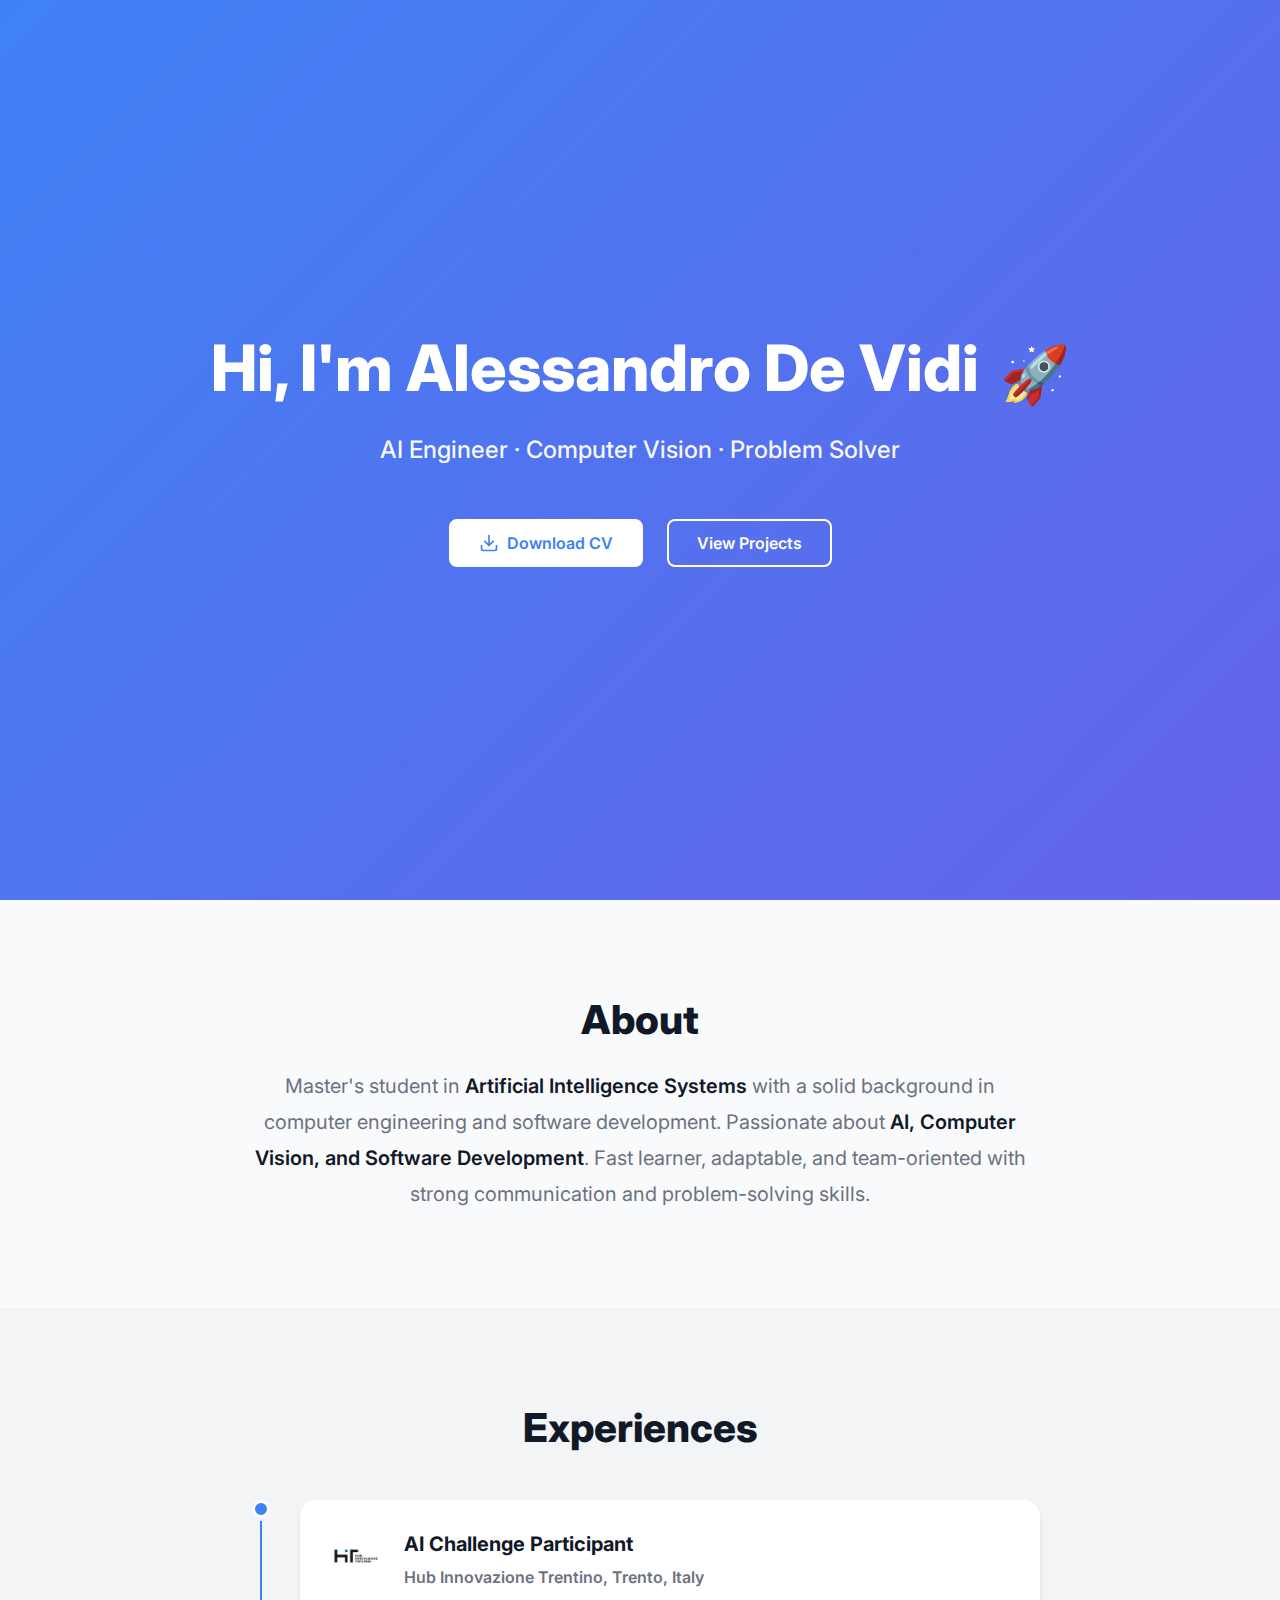
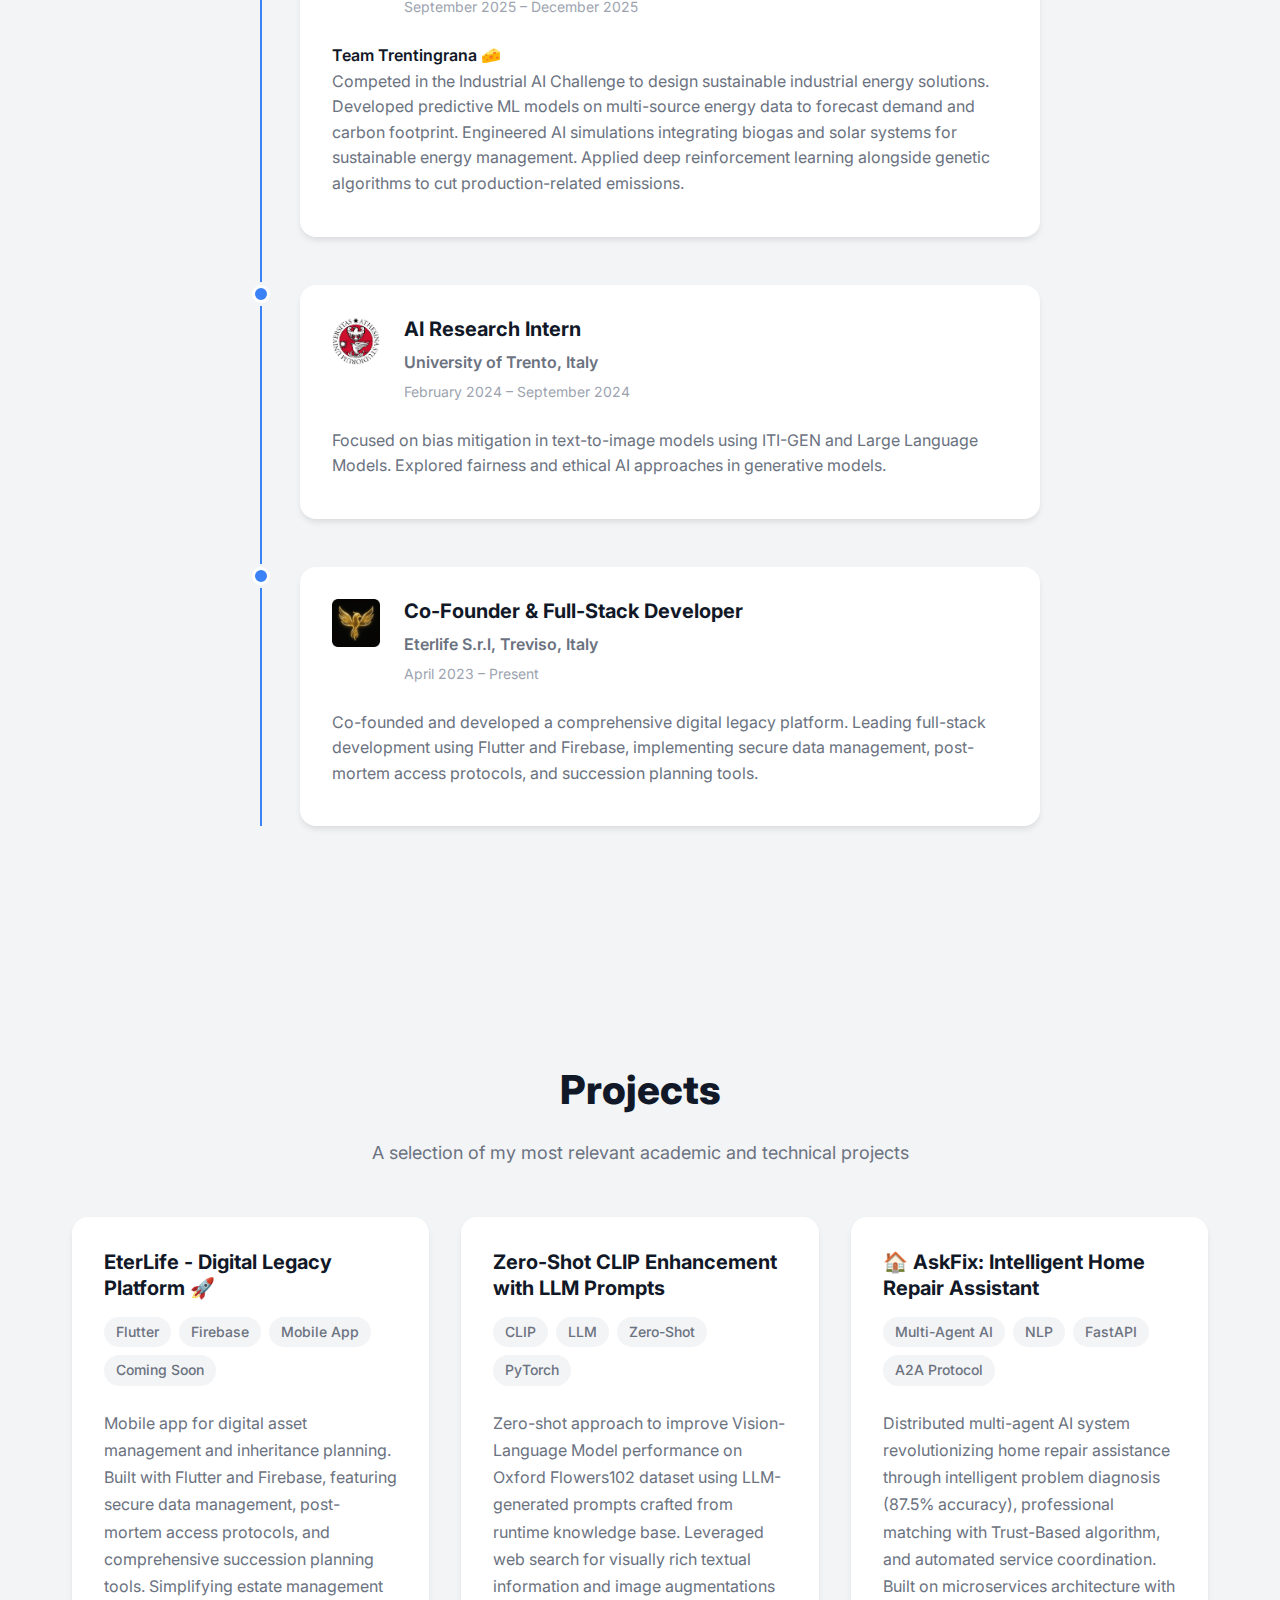
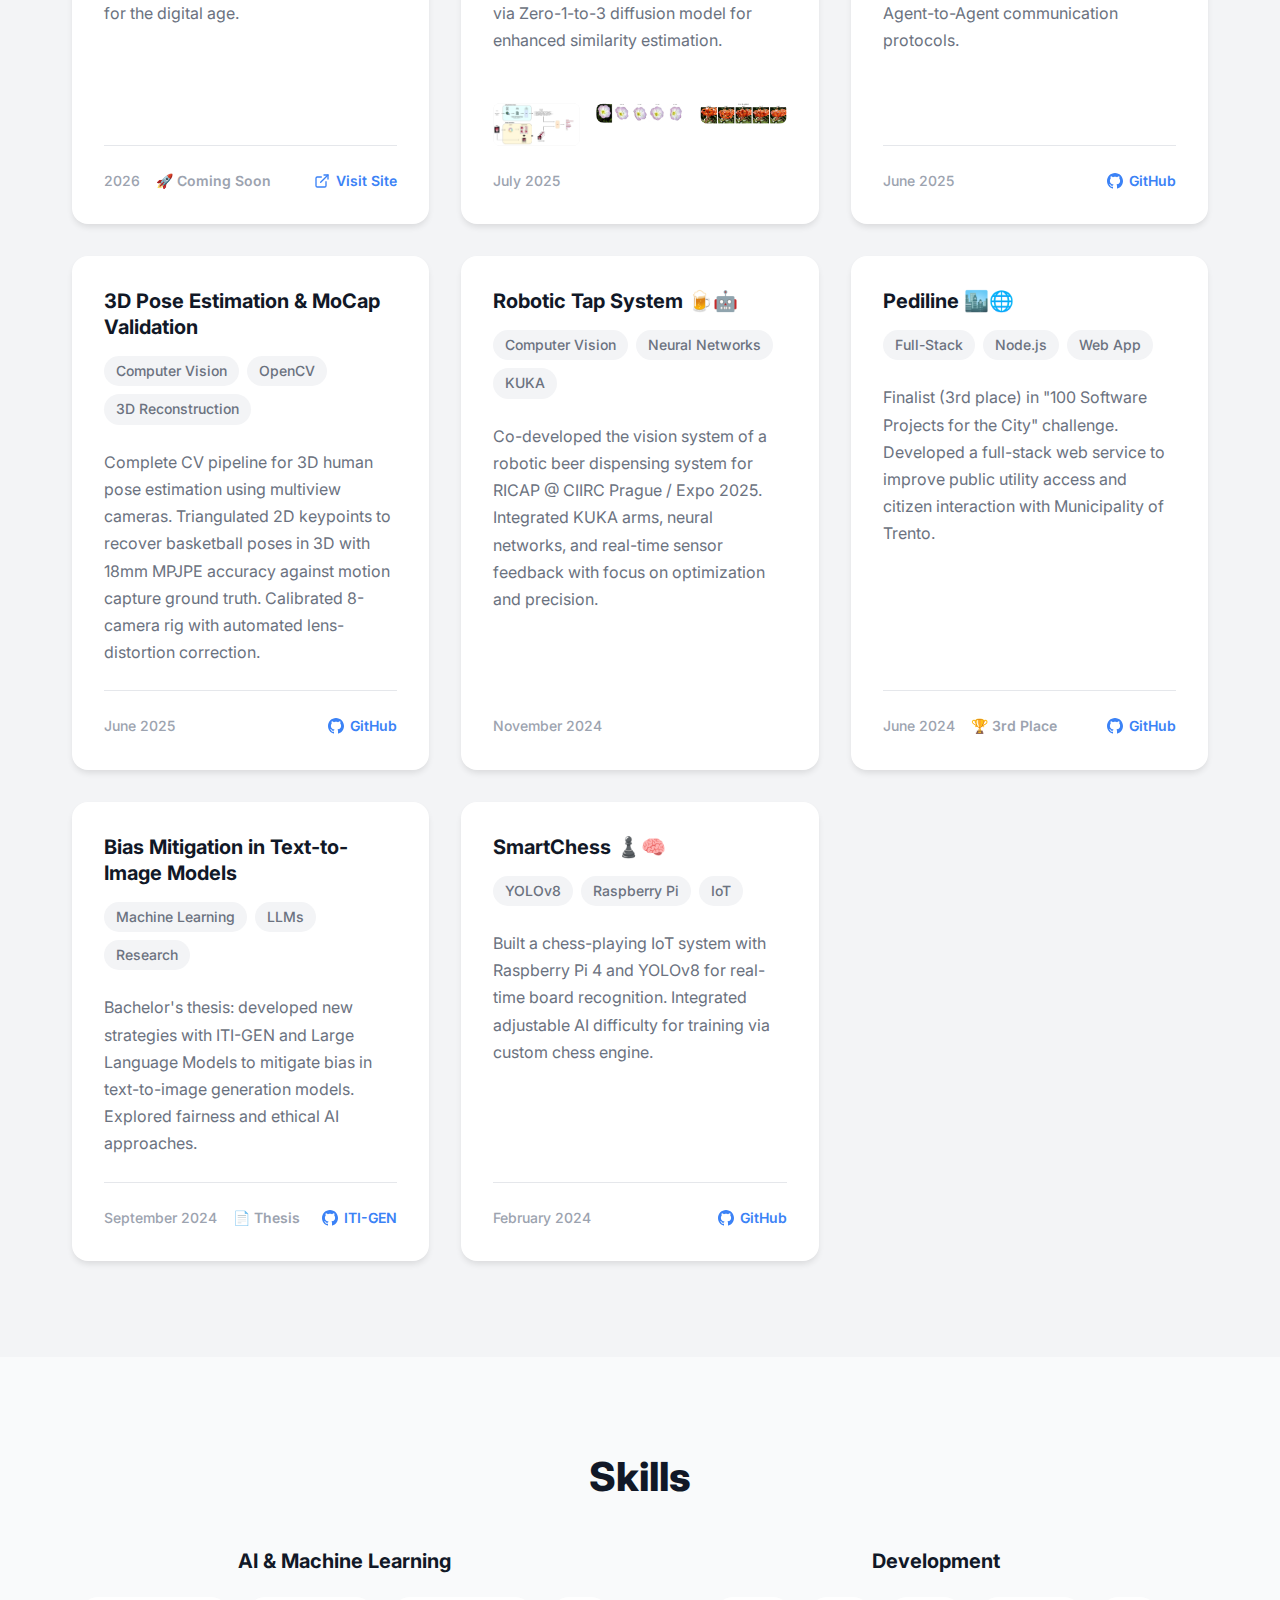
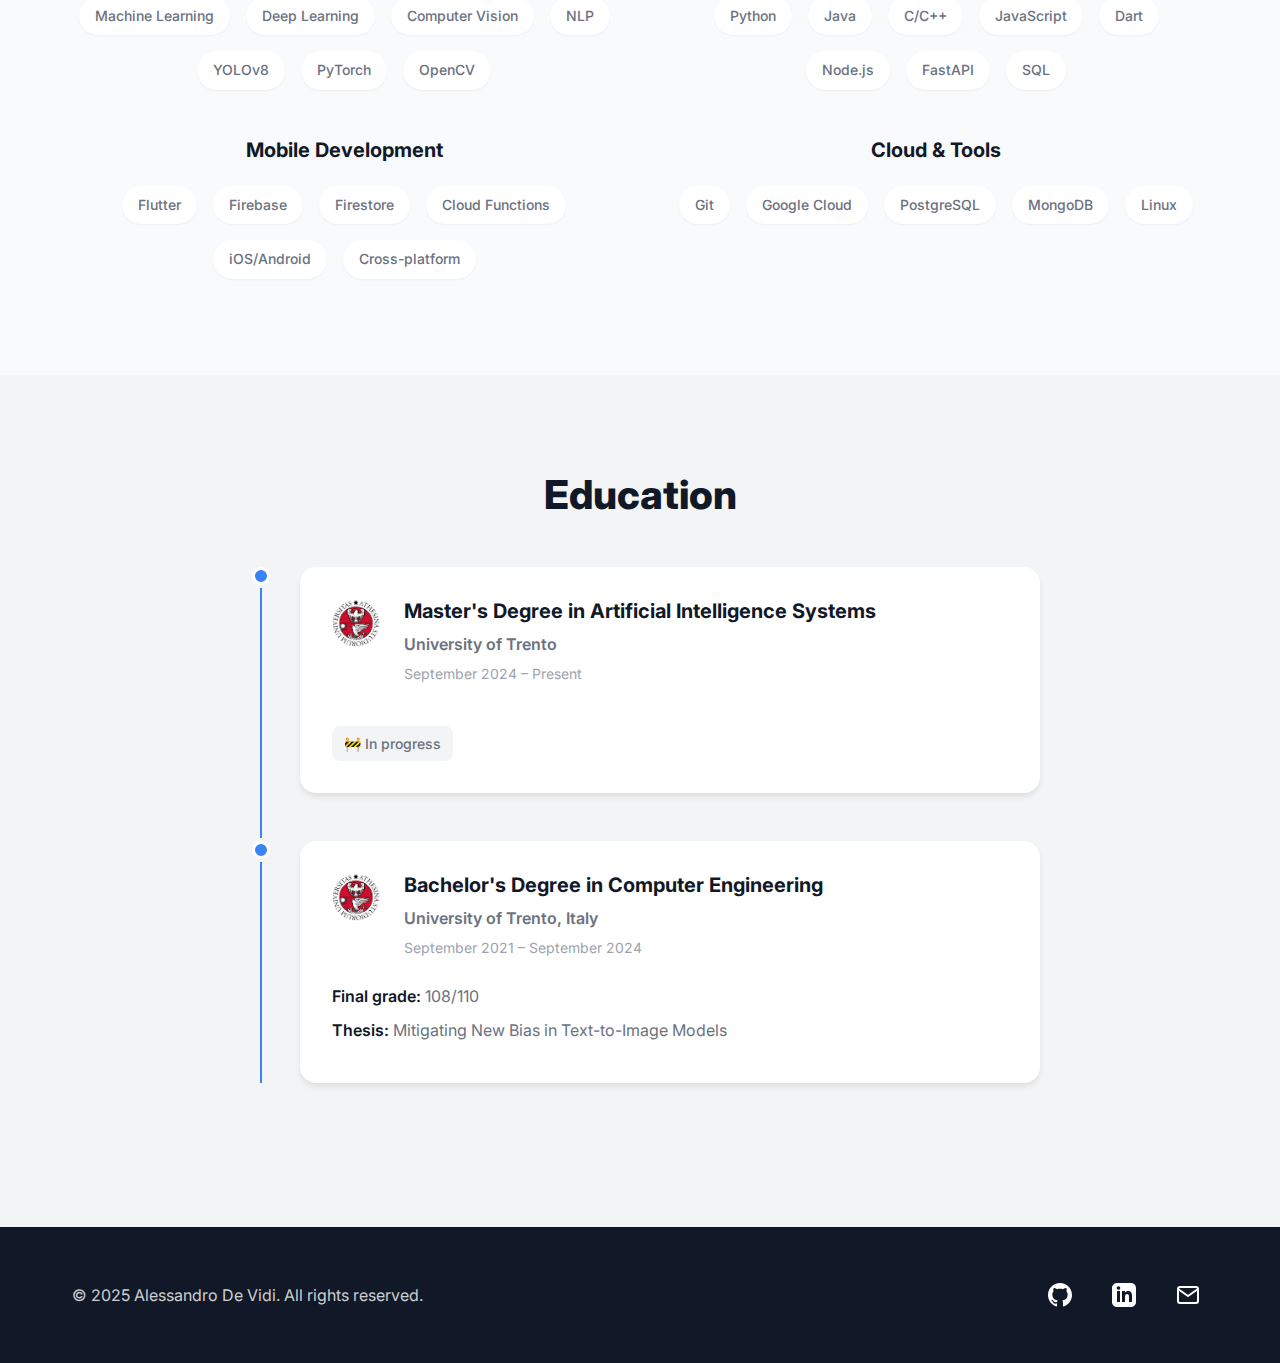
<file: index.html>
<!DOCTYPE html>
<html lang="it">

<head>
    <meta charset="UTF-8">
    <meta name="viewport" content="width=device-width, initial-scale=1.0">
    <meta name="description" content="Alessandro De Vidi - AI Engineer, Computer Vision, Machine Learning">
    <meta name="author" content="Alessandro De Vidi">
    <meta name="keywords" content="Alessandro De Vidi, AI, Machine Learning, Computer Vision, Portfolio">

    <!-- Open Graph -->
    <meta property="og:title" content="Alessandro De Vidi - AI Engineer">
    <meta property="og:description"
        content="Master's student in AI Systems, passionate about Computer Vision and Machine Learning">
    <meta property="og:type" content="website">

    <title>Alessandro De Vidi</title>

    <!-- Favicon -->
    <link rel="icon" href="images/aledev-logo.png">

    <!-- Google Fonts -->
    <link rel="preconnect" href="https://fonts.googleapis.com">
    <link rel="preconnect" href="https://fonts.gstatic.com" crossorigin>
    <link href="https://fonts.googleapis.com/css2?family=Inter:wght@400;500;600;700;800&display=swap" rel="stylesheet">

    <!-- Styles -->
    <link rel="stylesheet" href="css/main.css">
</head>

<body>
    <!-- Hero Section -->
    <section id="hero" class="hero">
        <div class="container">
            <div class="hero-content">
                <h1 class="hero-title">
                    Hi, I'm Alessandro De Vidi <span class="flip-logo">🚀</span>
                </h1>
                <p class="hero-subtitle">AI Engineer · Computer Vision · Problem Solver</p>
                <div class="hero-cta">
                    <a href="files/cv_eng.pdf" class="btn btn-primary" download>
                        <svg width="20" height="20" viewBox="0 0 24 24" fill="none" stroke="currentColor"
                            stroke-width="2" stroke-linecap="round" stroke-linejoin="round">
                            <path d="M21 15v4a2 2 0 0 1-2 2H5a2 2 0 0 1-2-2v-4"></path>
                            <polyline points="7 10 12 15 17 10"></polyline>
                            <line x1="12" y1="15" x2="12" y2="3"></line>
                        </svg>
                        Download CV
                    </a>
                    <a href="#projects" class="btn btn-secondary smooth-scroll">View Projects</a>
                </div>
            </div>
        </div>
    </section>

    <!-- About Section -->
    <section id="about" class="section">
        <div class="container">
            <h2 class="section-title">About</h2>
            <div class="about-content">
                <p class="about-text">
                    Master's student in <strong>Artificial Intelligence Systems</strong> with a solid background in
                    computer engineering and software development. Passionate about <strong>AI, Computer Vision, and
                        Software Development</strong>. Fast learner, adaptable, and team-oriented with strong
                    communication and problem-solving skills.
                </p>
            </div>
        </div>
    </section>

    <!-- Experiences Section -->
    <section id="experiences" class="section section-gray">
        <div class="container">
            <h2 class="section-title">Experiences</h2>

            <div class="timeline">
                <!-- Experience 1: AI Challenge -->
                <div class="timeline-item">
                    <div class="timeline-marker"></div>
                    <div class="timeline-content">
                        <div class="education-header">
                            <img src="images/hit-logo.png" alt="Hub Innovazione Trentino" class="education-logo">
                            <div>
                                <h3 class="education-title">AI Challenge Participant</h3>
                                <p class="education-institution"><a href="https://www.trentinoinnovation.eu/"
                                        target="_blank" rel="noopener noreferrer"
                                        style="color: inherit; text-decoration: none;">Hub Innovazione Trentino</a>,
                                    Trento, Italy</p>
                                <p class="education-period">September 2025 – December 2025</p>
                            </div>
                        </div>
                        <p class="education-detail" style="margin-top: 1rem;">
                            <strong>Team Trentingrana 🧀</strong><br>
                            Competed in the Industrial AI Challenge to design sustainable industrial energy solutions.
                            Developed predictive ML models on multi-source energy data to forecast demand and carbon
                            footprint. Engineered AI simulations integrating biogas and solar systems for sustainable
                            energy management. Applied deep reinforcement learning alongside genetic algorithms to cut
                            production-related emissions.
                        </p>
                    </div>
                </div>

                <!-- Experience 2: AI Research Intern -->
                <div class="timeline-item">
                    <div class="timeline-marker"></div>
                    <div class="timeline-content">
                        <div class="education-header">
                            <img src="images/unitn-logo.png" alt="University of Trento" class="education-logo">
                            <div>
                                <h3 class="education-title">AI Research Intern</h3>
                                <p class="education-institution"><a href="https://www.unitn.it" target="_blank"
                                        rel="noopener noreferrer"
                                        style="color: inherit; text-decoration: none;">University of Trento</a>, Italy
                                </p>
                                <p class="education-period">February 2024 – September 2024</p>
                            </div>
                        </div>
                        <p class="education-detail" style="margin-top: 1rem;">
                            Focused on bias mitigation in text-to-image models using ITI-GEN and Large Language Models.
                            Explored fairness and ethical AI approaches in generative models.
                        </p>
                    </div>
                </div>

                <!-- Experience 3: EterLife -->
                <div class="timeline-item">
                    <div class="timeline-marker"></div>
                    <div class="timeline-content">
                        <div class="education-header">
                            <img src="images/eterlife-logo.png" alt="EterLife" class="education-logo">
                            <div>
                                <h3 class="education-title">Co-Founder & Full-Stack Developer</h3>
                                <p class="education-institution"><a href="https://eterlife.it" target="_blank"
                                        rel="noopener noreferrer"
                                        style="color: inherit; text-decoration: none;">Eterlife S.r.l</a>, Treviso,
                                    Italy</p>
                                <p class="education-period">April 2023 – Present</p>
                            </div>
                        </div>
                        <p class="education-detail" style="margin-top: 1rem;">
                            Co-founded and developed a comprehensive digital legacy platform. Leading full-stack
                            development using Flutter and Firebase, implementing secure data management, post-mortem
                            access protocols, and succession planning tools.
                        </p>
                    </div>
                </div>
            </div>
        </div>
    </section>

    <!-- Projects Section -->
    <section id="projects" class="section section-gray">
        <div class="container">
            <h2 class="section-title">Projects</h2>
            <p class="section-subtitle">A selection of my most relevant academic and technical projects</p>

            <div class="projects-grid">
                <!-- Project 1: EterLife -->
                <div class="project-card">
                    <div class="project-header">
                        <h3 class="project-title">EterLife - Digital Legacy Platform 🚀</h3>
                        <div class="project-tags">
                            <span class="tag">Flutter</span>
                            <span class="tag">Firebase</span>
                            <span class="tag">Mobile App</span>
                            <span class="tag">Coming Soon</span>
                        </div>
                    </div>
                    <p class="project-description">
                        Mobile app for digital asset management and inheritance planning. Built with Flutter and
                        Firebase, featuring secure data management, post-mortem access protocols, and comprehensive
                        succession planning tools. Simplifying estate management for the digital age.
                    </p>
                    <div class="project-footer">
                        <div class="project-meta">
                            <span class="project-year">2026</span>
                            <span class="project-award">🚀 Coming Soon</span>
                        </div>
                        <a href="https://eterlife.it" class="project-link" target="_blank" rel="noopener noreferrer">
                            <svg width="16" height="16" viewBox="0 0 24 24" fill="none" stroke="currentColor"
                                stroke-width="2" stroke-linecap="round" stroke-linejoin="round">
                                <path d="M18 13v6a2 2 0 0 1-2 2H5a2 2 0 0 1-2-2V8a2 2 0 0 1 2-2h6"></path>
                                <polyline points="15 3 21 3 21 9"></polyline>
                                <line x1="10" y1="14" x2="21" y2="3"></line>
                            </svg>
                            Visit Site
                        </a>
                    </div>
                </div>

                <!-- Project 2: CLIP Enhancement -->
                <div class="project-card">
                    <div class="project-header">
                        <h3 class="project-title">Zero-Shot CLIP Enhancement with LLM Prompts</h3>
                        <div class="project-tags">
                            <span class="tag">CLIP</span>
                            <span class="tag">LLM</span>
                            <span class="tag">Zero-Shot</span>
                            <span class="tag">PyTorch</span>
                        </div>
                    </div>
                    <p class="project-description">
                        Zero-shot approach to improve Vision-Language Model performance on Oxford Flowers102 dataset
                        using LLM-generated prompts crafted from runtime knowledge base. Leveraged web search for
                        visually rich textual information and image augmentations via Zero-1-to-3 diffusion model for
                        enhanced similarity estimation.
                    </p>
                    <div class="project-images">
                        <img src="images/adg-clip.jpeg" alt="CLIP Architecture" class="project-image">
                        <img src="images/adg-clip-sample.png" alt="CLIP Sample 1" class="project-image">
                        <img src="images/adg-clip-sample2.png" alt="CLIP Sample 2" class="project-image">
                    </div>
                    <div class="project-meta">
                        <span class="project-year">July 2025</span>
                    </div>
                </div>

                <!-- Project 3: AskFix -->
                <div class="project-card">
                    <div class="project-header">
                        <h3 class="project-title">🏠 AskFix: Intelligent Home Repair Assistant</h3>
                        <div class="project-tags">
                            <span class="tag">Multi-Agent AI</span>
                            <span class="tag">NLP</span>
                            <span class="tag">FastAPI</span>
                            <span class="tag">A2A Protocol</span>
                        </div>
                    </div>
                    <p class="project-description">
                        Distributed multi-agent AI system revolutionizing home repair assistance through intelligent
                        problem diagnosis (87.5% accuracy), professional matching with Trust-Based algorithm, and
                        automated service coordination. Built on microservices architecture with Agent-to-Agent
                        communication protocols.
                    </p>
                    <div class="project-footer">
                        <div class="project-meta">
                            <span class="project-year">June 2025</span>
                        </div>
                        <a href="https://github.com/marcopros/dlsais-project" class="project-link" target="_blank"
                            rel="noopener noreferrer">
                            <svg width="16" height="16" viewBox="0 0 24 24" fill="currentColor">
                                <path
                                    d="M12 0c-6.626 0-12 5.373-12 12 0 5.302 3.438 9.8 8.207 11.387.599.111.793-.261.793-.577v-2.234c-3.338.726-4.033-1.416-4.033-1.416-.546-1.387-1.333-1.756-1.333-1.756-1.089-.745.083-.729.083-.729 1.205.084 1.839 1.237 1.839 1.237 1.07 1.834 2.807 1.304 3.492.997.107-.775.418-1.305.762-1.604-2.665-.305-5.467-1.334-5.467-5.931 0-1.311.469-2.381 1.236-3.221-.124-.303-.535-1.524.117-3.176 0 0 1.008-.322 3.301 1.23.957-.266 1.983-.399 3.003-.404 1.02.005 2.047.138 3.006.404 2.291-1.552 3.297-1.23 3.297-1.23.653 1.653.242 2.874.118 3.176.77.84 1.235 1.911 1.235 3.221 0 4.609-2.807 5.624-5.479 5.921.43.372.823 1.102.823 2.222v3.293c0 .319.192.694.801.576 4.765-1.589 8.199-6.086 8.199-11.386 0-6.627-5.373-12-12-12z" />
                            </svg>
                            GitHub
                        </a>
                    </div>
                </div>

                <!-- Project 4: 3D Pose Estimation -->
                <div class="project-card">
                    <div class="project-header">
                        <h3 class="project-title">3D Pose Estimation & MoCap Validation</h3>
                        <div class="project-tags">
                            <span class="tag">Computer Vision</span>
                            <span class="tag">OpenCV</span>
                            <span class="tag">3D Reconstruction</span>
                        </div>
                    </div>
                    <p class="project-description">
                        Complete CV pipeline for 3D human pose estimation using multiview cameras. Triangulated 2D
                        keypoints to recover basketball poses in 3D with 18mm MPJPE accuracy against motion capture
                        ground truth. Calibrated 8-camera rig with automated lens-distortion correction.
                    </p>
                    <div class="project-footer">
                        <div class="project-meta">
                            <span class="project-year">June 2025</span>
                        </div>
                        <a href="https://github.com/carlozamu/3d-pose-estimation-mocap-align" class="project-link"
                            target="_blank" rel="noopener noreferrer">
                            <svg width="16" height="16" viewBox="0 0 24 24" fill="currentColor">
                                <path
                                    d="M12 0c-6.626 0-12 5.373-12 12 0 5.302 3.438 9.8 8.207 11.387.599.111.793-.261.793-.577v-2.234c-3.338.726-4.033-1.416-4.033-1.416-.546-1.387-1.333-1.756-1.333-1.756-1.089-.745.083-.729.083-.729 1.205.084 1.839 1.237 1.839 1.237 1.07 1.834 2.807 1.304 3.492.997.107-.775.418-1.305.762-1.604-2.665-.305-5.467-1.334-5.467-5.931 0-1.311.469-2.381 1.236-3.221-.124-.303-.535-1.524.117-3.176 0 0 1.008-.322 3.301 1.23.957-.266 1.983-.399 3.003-.404 1.02.005 2.047.138 3.006.404 2.291-1.552 3.297-1.23 3.297-1.23.653 1.653.242 2.874.118 3.176.77.84 1.235 1.911 1.235 3.221 0 4.609-2.807 5.624-5.479 5.921.43.372.823 1.102.823 2.222v3.293c0 .319.192.694.801.576 4.765-1.589 8.199-6.086 8.199-11.386 0-6.627-5.373-12-12-12z" />
                            </svg>
                            GitHub
                        </a>
                    </div>
                </div>

                <!-- Project 5: Robotic Tap System -->
                <div class="project-card">
                    <div class="project-header">
                        <h3 class="project-title">Robotic Tap System 🍺🤖</h3>
                        <div class="project-tags">
                            <span class="tag">Computer Vision</span>
                            <span class="tag">Neural Networks</span>
                            <span class="tag">KUKA</span>
                        </div>
                    </div>
                    <p class="project-description">
                        Co-developed the vision system of a robotic beer dispensing system for RICAP @ CIIRC Prague /
                        Expo 2025. Integrated KUKA arms, neural networks, and real-time sensor feedback with focus on
                        optimization and precision.
                    </p>
                    <div class="project-meta">
                        <span class="project-year">November 2024</span>
                    </div>
                </div>

                <!-- Project 6: Pediline -->
                <div class="project-card">
                    <div class="project-header">
                        <h3 class="project-title">Pediline 🏙️🌐</h3>
                        <div class="project-tags">
                            <span class="tag">Full-Stack</span>
                            <span class="tag">Node.js</span>
                            <span class="tag">Web App</span>
                        </div>
                    </div>
                    <p class="project-description">
                        Finalist (3rd place) in "100 Software Projects for the City" challenge. Developed a full-stack
                        web service to improve public utility access and citizen interaction with Municipality of
                        Trento.
                    </p>
                    <div class="project-footer">
                        <div class="project-meta">
                            <span class="project-year">June 2024</span>
                            <span class="project-award">🏆 3rd Place</span>
                        </div>
                        <a href="https://github.com/aledevv/pediline" class="project-link" target="_blank"
                            rel="noopener noreferrer">
                            <svg width="16" height="16" viewBox="0 0 24 24" fill="currentColor">
                                <path
                                    d="M12 0c-6.626 0-12 5.373-12 12 0 5.302 3.438 9.8 8.207 11.387.599.111.793-.261.793-.577v-2.234c-3.338.726-4.033-1.416-4.033-1.416-.546-1.387-1.333-1.756-1.333-1.756-1.089-.745.083-.729.083-.729 1.205.084 1.839 1.237 1.839 1.237 1.07 1.834 2.807 1.304 3.492.997.107-.775.418-1.305.762-1.604-2.665-.305-5.467-1.334-5.467-5.931 0-1.311.469-2.381 1.236-3.221-.124-.303-.535-1.524.117-3.176 0 0 1.008-.322 3.301 1.23.957-.266 1.983-.399 3.003-.404 1.02.005 2.047.138 3.006.404 2.291-1.552 3.297-1.23 3.297-1.23.653 1.653.242 2.874.118 3.176.77.84 1.235 1.911 1.235 3.221 0 4.609-2.807 5.624-5.479 5.921.43.372.823 1.102.823 2.222v3.293c0 .319.192.694.801.576 4.765-1.589 8.199-6.086 8.199-11.386 0-6.627-5.373-12-12-12z" />
                            </svg>
                            GitHub
                        </a>
                    </div>
                </div>

                <!-- Project 7: Bias Mitigation -->
                <div class="project-card">
                    <div class="project-header">
                        <h3 class="project-title">Bias Mitigation in Text-to-Image Models</h3>
                        <div class="project-tags">
                            <span class="tag">Machine Learning</span>
                            <span class="tag">LLMs</span>
                            <span class="tag">Research</span>
                        </div>
                    </div>
                    <p class="project-description">
                        Bachelor's thesis: developed new strategies with ITI-GEN and Large Language Models to mitigate
                        bias in text-to-image generation models. Explored fairness and ethical AI approaches.
                    </p>
                    <div class="project-footer">
                        <div class="project-meta">
                            <span class="project-year">September 2024</span>
                            <span class="project-type">📄 Thesis</span>
                        </div>
                        <a href="https://github.com/humansensinglab/ITI-GEN" class="project-link" target="_blank"
                            rel="noopener noreferrer">
                            <svg width="16" height="16" viewBox="0 0 24 24" fill="currentColor">
                                <path
                                    d="M12 0c-6.626 0-12 5.373-12 12 0 5.302 3.438 9.8 8.207 11.387.599.111.793-.261.793-.577v-2.234c-3.338.726-4.033-1.416-4.033-1.416-.546-1.387-1.333-1.756-1.333-1.756-1.089-.745.083-.729.083-.729 1.205.084 1.839 1.237 1.839 1.237 1.07 1.834 2.807 1.304 3.492.997.107-.775.418-1.305.762-1.604-2.665-.305-5.467-1.334-5.467-5.931 0-1.311.469-2.381 1.236-3.221-.124-.303-.535-1.524.117-3.176 0 0 1.008-.322 3.301 1.23.957-.266 1.983-.399 3.003-.404 1.02.005 2.047.138 3.006.404 2.291-1.552 3.297-1.23 3.297-1.23.653 1.653.242 2.874.118 3.176.77.84 1.235 1.911 1.235 3.221 0 4.609-2.807 5.624-5.479 5.921.43.372.823 1.102.823 2.222v3.293c0 .319.192.694.801.576 4.765-1.589 8.199-6.086 8.199-11.386 0-6.627-5.373-12-12-12z" />
                            </svg>
                            ITI-GEN
                        </a>
                    </div>
                </div>

                <!-- Project 8: SmartChess -->
                <div class="project-card">
                    <div class="project-header">
                        <h3 class="project-title">SmartChess ♟️🧠</h3>
                        <div class="project-tags">
                            <span class="tag">YOLOv8</span>
                            <span class="tag">Raspberry Pi</span>
                            <span class="tag">IoT</span>
                        </div>
                    </div>
                    <p class="project-description">
                        Built a chess-playing IoT system with Raspberry Pi 4 and YOLOv8 for real-time board recognition.
                        Integrated adjustable AI difficulty for training via custom chess engine.
                    </p>
                    <div class="project-footer">
                        <div class="project-meta">
                            <span class="project-year">February 2024</span>
                        </div>
                        <a href="https://github.com/aledevv/smartchess" class="project-link" target="_blank"
                            rel="noopener noreferrer">
                            <svg width="16" height="16" viewBox="0 0 24 24" fill="currentColor">
                                <path
                                    d="M12 0c-6.626 0-12 5.373-12 12 0 5.302 3.438 9.8 8.207 11.387.599.111.793-.261.793-.577v-2.234c-3.338.726-4.033-1.416-4.033-1.416-.546-1.387-1.333-1.756-1.333-1.756-1.089-.745.083-.729.083-.729 1.205.084 1.839 1.237 1.839 1.237 1.07 1.834 2.807 1.304 3.492.997.107-.775.418-1.305.762-1.604-2.665-.305-5.467-1.334-5.467-5.931 0-1.311.469-2.381 1.236-3.221-.124-.303-.535-1.524.117-3.176 0 0 1.008-.322 3.301 1.23.957-.266 1.983-.399 3.003-.404 1.02.005 2.047.138 3.006.404 2.291-1.552 3.297-1.23 3.297-1.23.653 1.653.242 2.874.118 3.176.77.84 1.235 1.911 1.235 3.221 0 4.609-2.807 5.624-5.479 5.921.43.372.823 1.102.823 2.222v3.293c0 .319.192.694.801.576 4.765-1.589 8.199-6.086 8.199-11.386 0-6.627-5.373-12-12-12z" />
                            </svg>
                            GitHub
                        </a>
                    </div>
                </div>

            </div>
        </div>
    </section>

    <!-- Education Section -->
    <section id="education" class="section">
        <div class="container">
            <h2 class="section-title">Skills</h2>

            <div class="skills-grid">
                <div class="skill-category">
                    <h3 class="skill-category-title">AI & Machine Learning</h3>
                    <div class="skills-tags">
                        <span class="skill-tag">Machine Learning</span>
                        <span class="skill-tag">Deep Learning</span>
                        <span class="skill-tag">Computer Vision</span>
                        <span class="skill-tag">NLP</span>
                        <span class="skill-tag">YOLOv8</span>
                        <span class="skill-tag">PyTorch</span>
                        <span class="skill-tag">OpenCV</span>
                    </div>
                </div>

                <div class="skill-category">
                    <h3 class="skill-category-title">Development</h3>
                    <div class="skills-tags">
                        <span class="skill-tag">Python</span>
                        <span class="skill-tag">Java</span>
                        <span class="skill-tag">C/C++</span>
                        <span class="skill-tag">JavaScript</span>
                        <span class="skill-tag">Dart</span>
                        <span class="skill-tag">Node.js</span>
                        <span class="skill-tag">FastAPI</span>
                        <span class="skill-tag">SQL</span>
                    </div>
                </div>

                <div class="skill-category">
                    <h3 class="skill-category-title">Mobile Development</h3>
                    <div class="skills-tags">
                        <span class="skill-tag">Flutter</span>
                        <span class="skill-tag">Firebase</span>
                        <span class="skill-tag">Firestore</span>
                        <span class="skill-tag">Cloud Functions</span>
                        <span class="skill-tag">iOS/Android</span>
                        <span class="skill-tag">Cross-platform</span>
                    </div>
                </div>

                <div class="skill-category">
                    <h3 class="skill-category-title">Cloud & Tools</h3>
                    <div class="skills-tags">
                        <span class="skill-tag">Git</span>
                        <span class="skill-tag">Google Cloud</span>
                        <span class="skill-tag">PostgreSQL</span>
                        <span class="skill-tag">MongoDB</span>
                        <span class="skill-tag">Linux</span>
                    </div>
                </div>
            </div>
        </div>
    </section>

    <!-- Skills Section -->
    <section id="skills" class="section section-gray">
        <div class="container">
            <h2 class="section-title">Education</h2>

            <div class="timeline">
                <div class="timeline-item">
                    <div class="timeline-marker"></div>
                    <div class="timeline-content">
                        <div class="education-header">
                            <img src="images/unitn-logo.png" alt="University of Trento" class="education-logo">
                            <div>
                                <h3 class="education-title">Master's Degree in Artificial Intelligence Systems</h3>
                                <p class="education-institution">University of Trento</p>
                                <p class="education-period">September 2024 – Present</p>
                            </div>
                        </div>
                        <p class="education-status">🚧 In progress</p>
                    </div>
                </div>

                <div class="timeline-item">
                    <div class="timeline-marker"></div>
                    <div class="timeline-content">
                        <div class="education-header">
                            <img src="images/unitn-logo.png" alt="University of Trento" class="education-logo">
                            <div>
                                <h3 class="education-title">Bachelor's Degree in Computer Engineering</h3>
                                <p class="education-institution">University of Trento, Italy</p>
                                <p class="education-period">September 2021 – September 2024</p>
                            </div>
                        </div>
                        <p class="education-detail"><strong>Final grade:</strong> 108/110</p>
                        <p class="education-detail"><strong>Thesis:</strong> Mitigating New Bias in Text-to-Image Models
                        </p>
                    </div>
                </div>
            </div>
        </div>
    </section>

    <!-- Footer -->
    <footer class="footer">
        <div class="container">
            <div class="footer-content">
                <div class="footer-info">
                    <p class="footer-text">© 2025 Alessandro De Vidi. All rights reserved.</p>
                </div>
                <div class="footer-links">
                    <a href="https://github.com/aledevv" class="footer-link" target="_blank" rel="noopener noreferrer"
                        aria-label="GitHub">
                        <svg width="24" height="24" viewBox="0 0 24 24" fill="currentColor">
                            <path
                                d="M12 0c-6.626 0-12 5.373-12 12 0 5.302 3.438 9.8 8.207 11.387.599.111.793-.261.793-.577v-2.234c-3.338.726-4.033-1.416-4.033-1.416-.546-1.387-1.333-1.756-1.333-1.756-1.089-.745.083-.729.083-.729 1.205.084 1.839 1.237 1.839 1.237 1.07 1.834 2.807 1.304 3.492.997.107-.775.418-1.305.762-1.604-2.665-.305-5.467-1.334-5.467-5.931 0-1.311.469-2.381 1.236-3.221-.124-.303-.535-1.524.117-3.176 0 0 1.008-.322 3.301 1.23.957-.266 1.983-.399 3.003-.404 1.02.005 2.047.138 3.006.404 2.291-1.552 3.297-1.23 3.297-1.23.653 1.653.242 2.874.118 3.176.77.84 1.235 1.911 1.235 3.221 0 4.609-2.807 5.624-5.479 5.921.43.372.823 1.102.823 2.222v3.293c0 .319.192.694.801.576 4.765-1.589 8.199-6.086 8.199-11.386 0-6.627-5.373-12-12-12z" />
                        </svg>
                    </a>
                    <a href="https://www.linkedin.com/in/alessandro-de-vidi/" class="footer-link" target="_blank"
                        rel="noopener noreferrer" aria-label="LinkedIn">
                        <svg width="24" height="24" viewBox="0 0 24 24" fill="currentColor">
                            <path
                                d="M19 0h-14c-2.761 0-5 2.239-5 5v14c0 2.761 2.239 5 5 5h14c2.762 0 5-2.239 5-5v-14c0-2.761-2.238-5-5-5zm-11 19h-3v-11h3v11zm-1.5-12.268c-.966 0-1.75-.79-1.75-1.764s.784-1.764 1.75-1.764 1.75.79 1.75 1.764-.783 1.764-1.75 1.764zm13.5 12.268h-3v-5.604c0-3.368-4-3.113-4 0v5.604h-3v-11h3v1.765c1.396-2.586 7-2.777 7 2.476v6.759z" />
                        </svg>
                    </a>
                    <a href="mailto:aledevidy@gmail.com" class="footer-link" aria-label="Email">
                        <svg width="24" height="24" viewBox="0 0 24 24" fill="none" stroke="currentColor"
                            stroke-width="2" stroke-linecap="round" stroke-linejoin="round">
                            <path d="M4 4h16c1.1 0 2 .9 2 2v12c0 1.1-.9 2-2 2H4c-1.1 0-2-.9-2-2V6c0-1.1.9-2 2-2z">
                            </path>
                            <polyline points="22,6 12,13 2,6"></polyline>
                        </svg>
                    </a>
                </div>
            </div>
        </div>
    </footer>

    <!-- JavaScript -->
    <script src="js/main.js"></script>
</body>

</html>
</file>
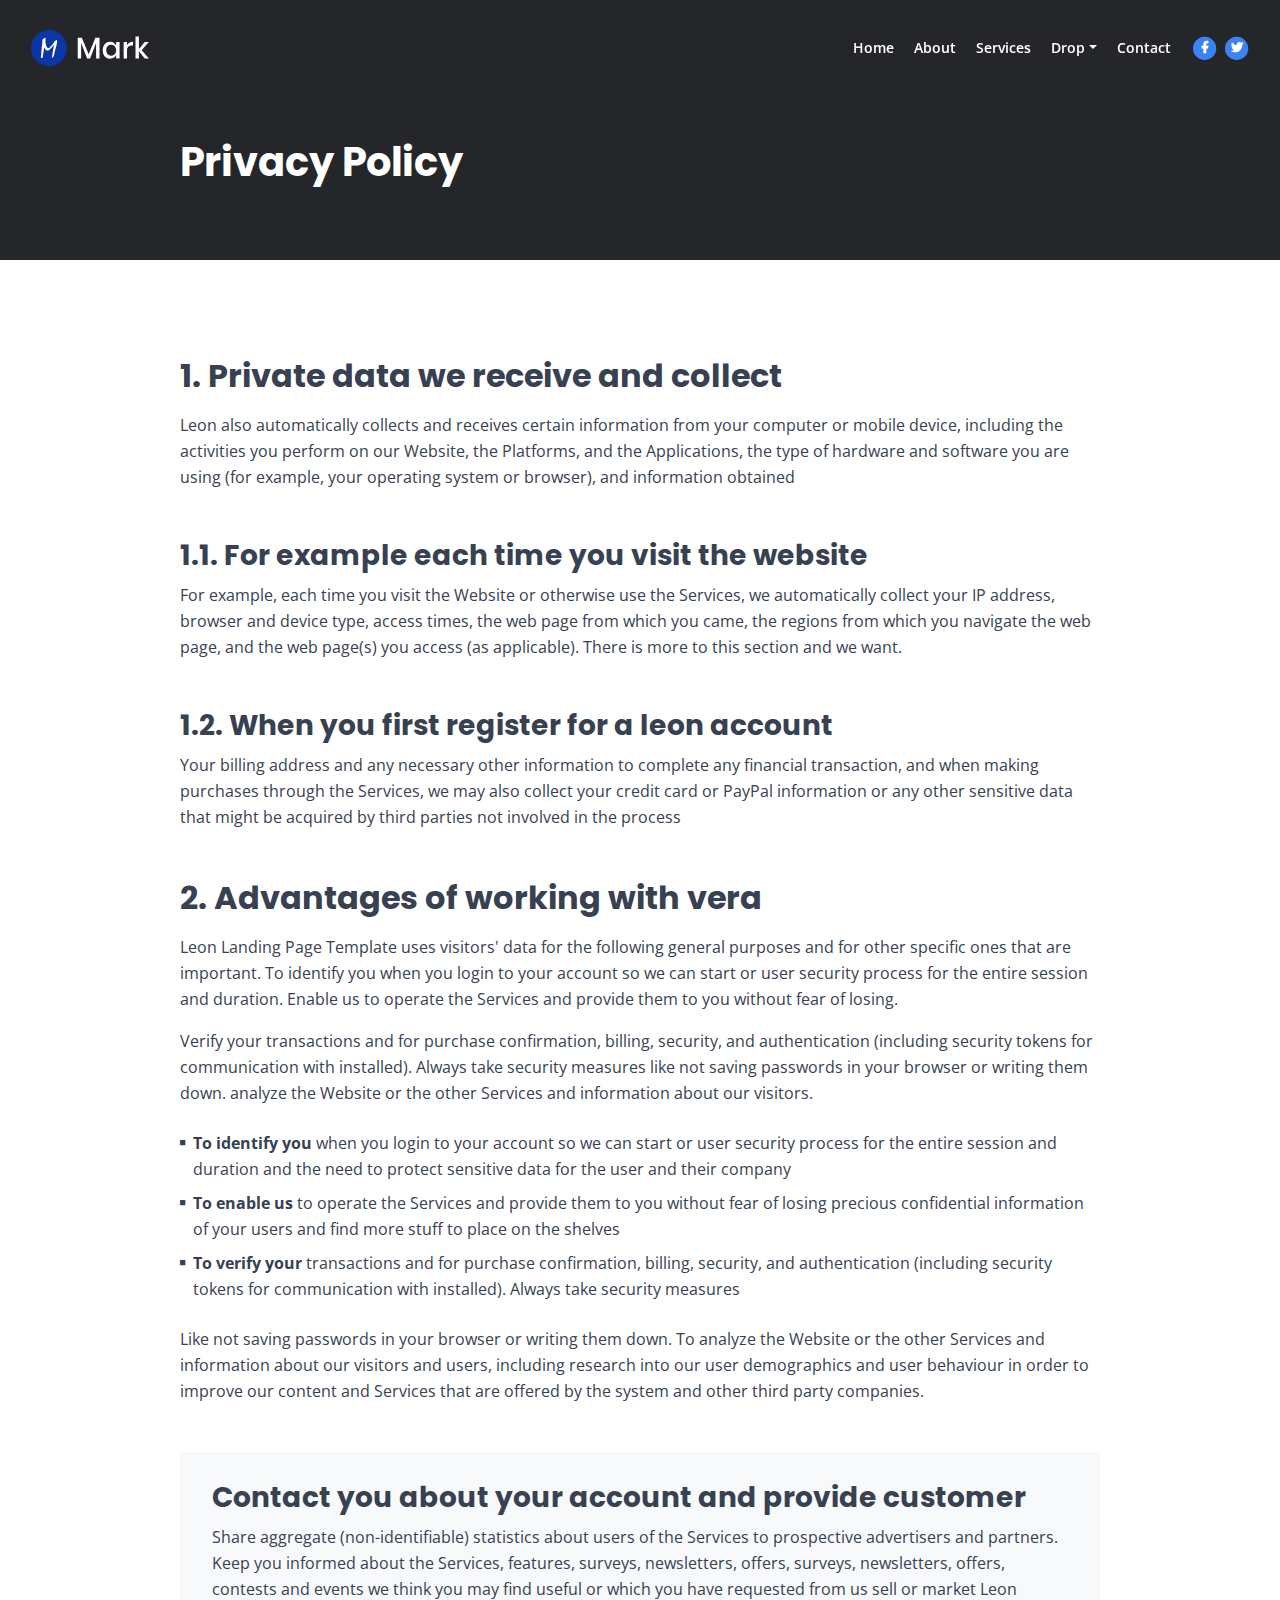
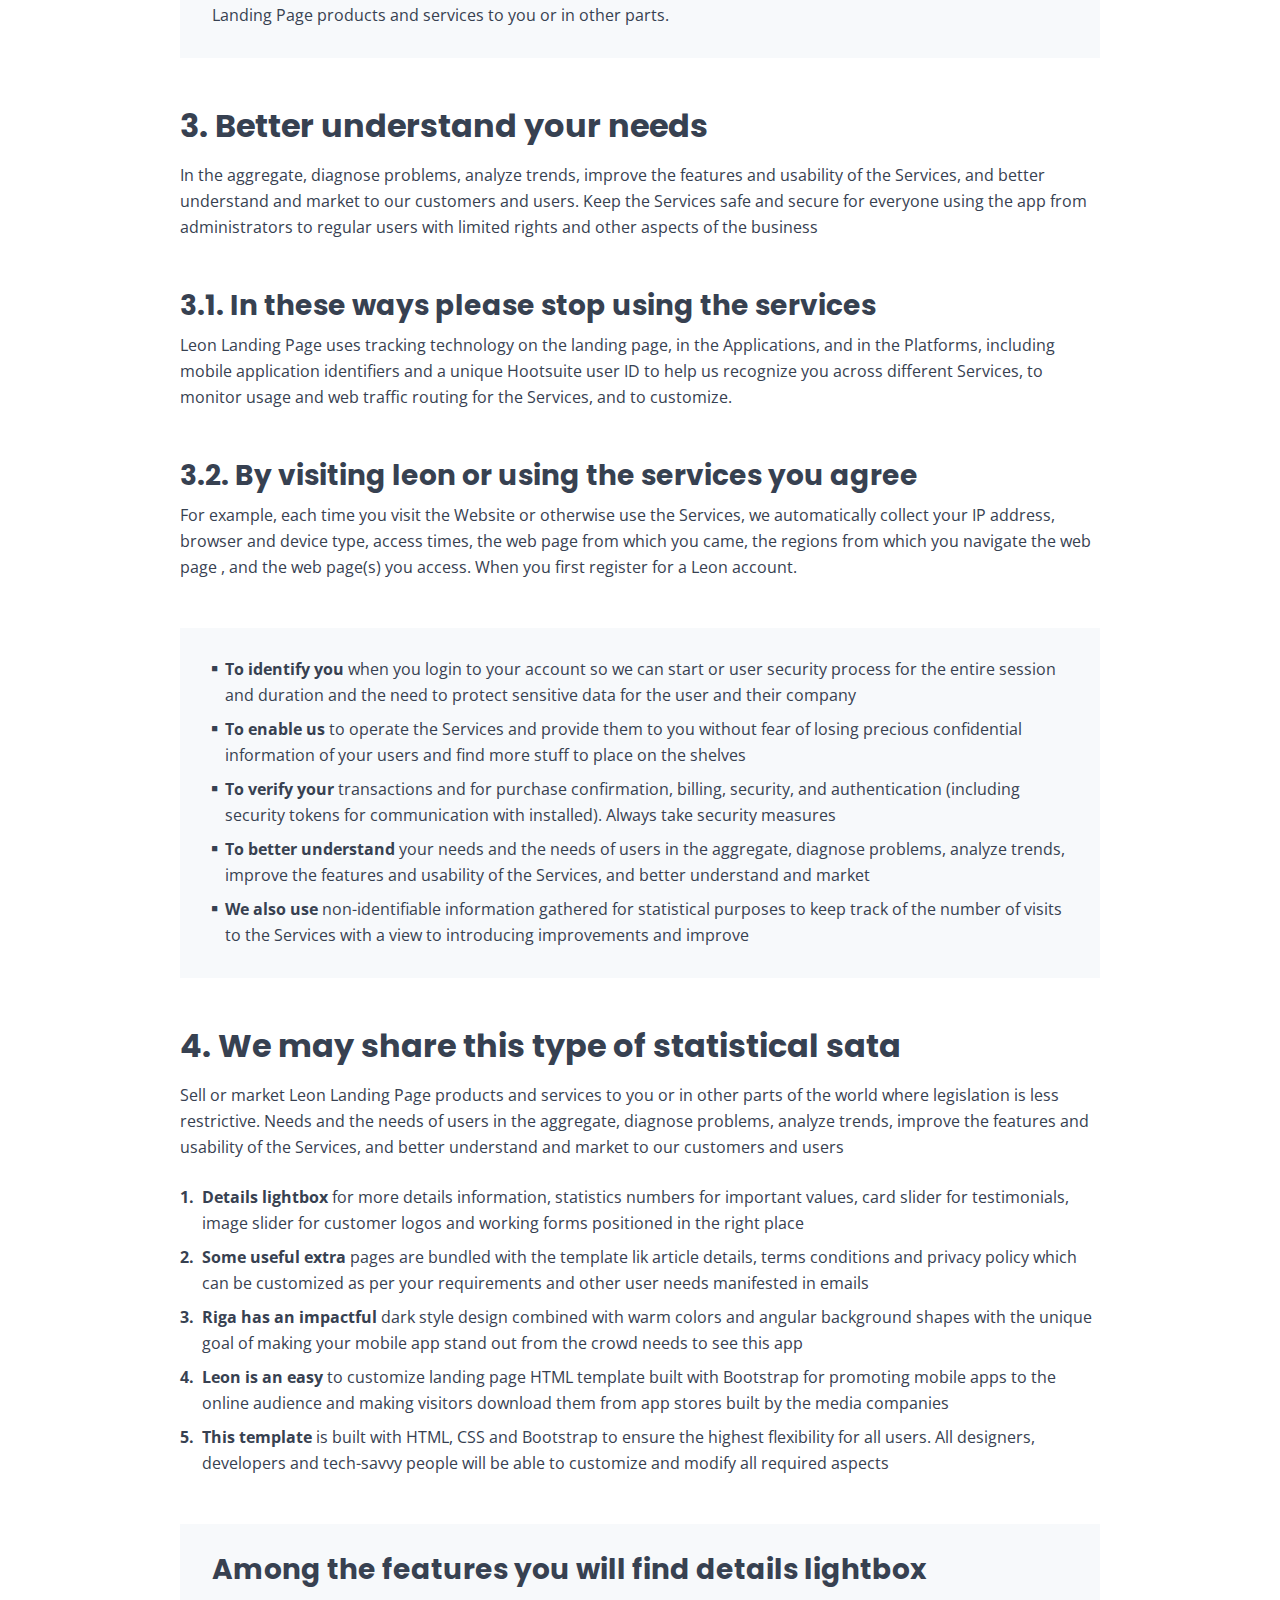
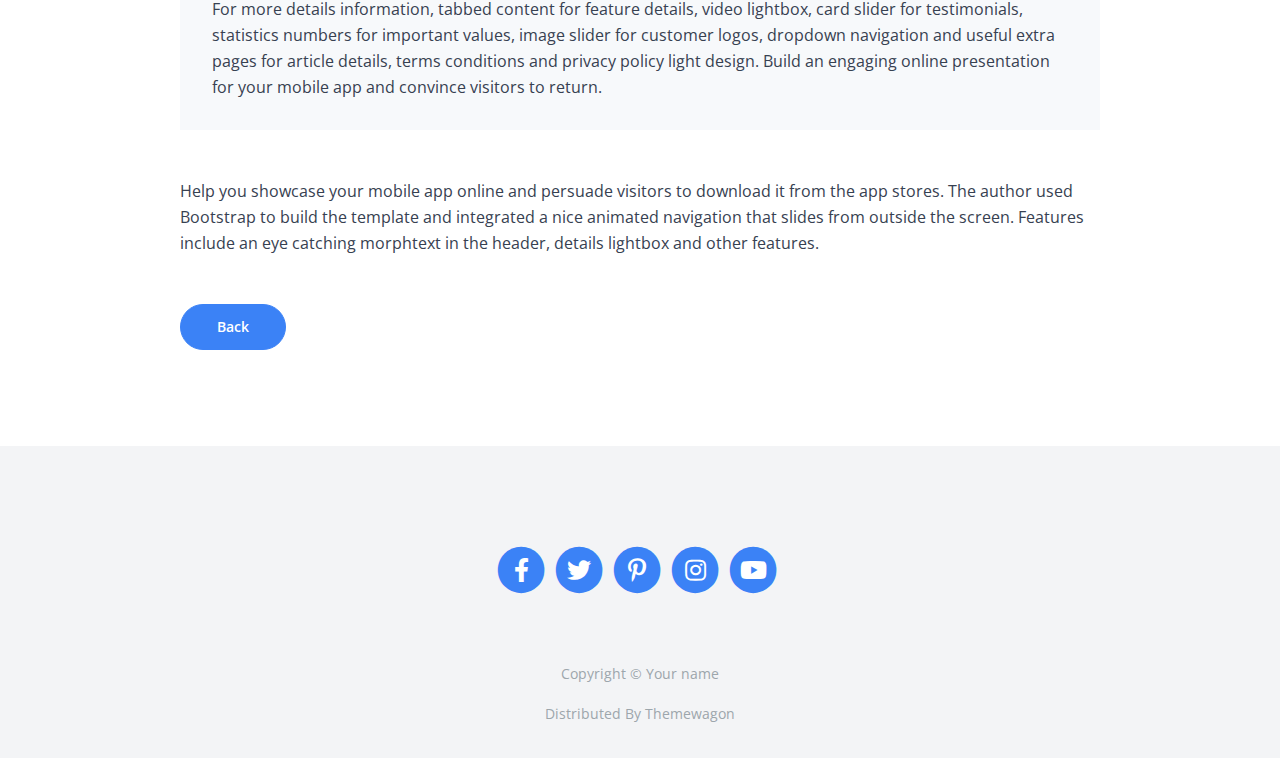
<file: privacy.html>
<!DOCTYPE html>
<html lang="en">
<head>
    <meta charset="utf-8">
    <meta name="viewport" content="width=device-width, initial-scale=1, shrink-to-fit=no">
    
    <!-- SEO Meta Tags -->
    <meta name="description" content="Your description">
    <meta name="author" content="Your name">

    <!-- OG Meta Tags to improve the way the post looks when you share the page on Facebook, Twitter, LinkedIn -->
	<meta property="og:site_name" content="" /> <!-- website name -->
	<meta property="og:site" content="" /> <!-- website link -->
	<meta property="og:title" content=""/> <!-- title shown in the actual shared post -->
	<meta property="og:description" content="" /> <!-- description shown in the actual shared post -->
	<meta property="og:image" content="" /> <!-- image link, make sure it's jpg -->
	<meta property="og:url" content="" /> <!-- where do you want your post to link to -->
	<meta name="twitter:card" content="summary_large_image"> <!-- to have large image post format in Twitter -->

    <!-- Webpage Title -->
    <title>Privacy Policy - Mark</title>
    
    <!-- Styles -->
    <link rel="preconnect" href="https://fonts.gstatic.com">
    <link href="https://fonts.googleapis.com/css2?family=Open+Sans:ital,wght@0,400;0,600;0,700;1,400&family=Poppins:wght@600&display=swap" rel="stylesheet">
    <link href="css/bootstrap.css" rel="stylesheet">
    <link href="css/fontawesome-all.css" rel="stylesheet">
	<link href="css/styles.css" rel="stylesheet">
	
	<!-- Favicon  -->
    <link rel="icon" href="images/favicon.png">
</head>
<body data-spy="scroll" data-target=".fixed-top">
    
    <!-- Navigation -->
    <nav class="navbar navbar-expand-lg fixed-top navbar-dark">
        <div class="container">
            
            <!-- Image Logo -->
            <a class="navbar-brand logo-image" href="index.html"><img src="images/logo.svg" alt="alternative"></a>  

            <!-- Text Logo - Use this if you don't have a graphic logo -->
            <!-- <a class="navbar-brand logo-text page-scroll" href="index.html">Mark</a> -->

            <button class="navbar-toggler p-0 border-0" type="button" data-toggle="offcanvas">
                <span class="navbar-toggler-icon"></span>
            </button>

            <div class="navbar-collapse offcanvas-collapse" id="navbarsExampleDefault">
                <ul class="navbar-nav ml-auto">
                    <li class="nav-item">
                        <a class="nav-link page-scroll" href="index.html#header">Home <span class="sr-only">(current)</span></a>
                    </li>
                    <li class="nav-item">
                        <a class="nav-link page-scroll" href="index.html#about">About</a>
                    </li>
                    <li class="nav-item">
                        <a class="nav-link page-scroll" href="index.html#services">Services</a>
                    </li>
                    <li class="nav-item dropdown">
                        <a class="nav-link dropdown-toggle" href="#" id="dropdown01" data-toggle="dropdown" aria-haspopup="true" aria-expanded="false">Drop</a>
                        <div class="dropdown-menu" aria-labelledby="dropdown01">
                            <a class="dropdown-item page-scroll" href="project.html">Project Details</a>
                            <div class="dropdown-divider"></div>
                            <a class="dropdown-item page-scroll" href="terms.html">Terms Conditions</a>
                            <div class="dropdown-divider"></div>
                            <a class="dropdown-item page-scroll" href="privacy.html">Privacy Policy</a>
                        </div>
                    </li>
                    <li class="nav-item">
                        <a class="nav-link page-scroll" href="index.html#contact">Contact</a>
                    </li>
                </ul>
                <span class="nav-item social-icons">
                    <span class="fa-stack">
                        <a href="#your-link">
                            <i class="fas fa-circle fa-stack-2x"></i>
                            <i class="fab fa-facebook-f fa-stack-1x"></i>
                        </a>
                    </span>
                    <span class="fa-stack">
                        <a href="#your-link">
                            <i class="fas fa-circle fa-stack-2x"></i>
                            <i class="fab fa-twitter fa-stack-1x"></i>
                        </a>
                    </span>
                </span>
            </div> <!-- end of navbar-collapse -->
        </div> <!-- end of container -->
    </nav> <!-- end of navbar -->
    <!-- end of navigation -->


    <!-- Header -->
    <header class="ex-header">
        <div class="container">
            <div class="row">
                <div class="col-xl-10 offset-xl-1">
                    <h1>Privacy Policy</h1>
                </div> <!-- end of col -->
            </div> <!-- end of row -->
        </div> <!-- end of container -->
    </header> <!-- end of ex-header -->
    <!-- end of header -->


    <!-- Basic -->
    <div class="ex-basic-1 pt-5 pb-5">
        <div class="container">
            <div class="row">
                <div class="col-xl-10 offset-xl-1">
                    <h2 class="mt-5 mb-3">1. Private data we receive and collect</h2>
                    <p class="mb-5">Leon also automatically collects and receives certain information from your computer or mobile device, including the activities you perform on our Website, the Platforms, and the Applications, the type of hardware and software you are using (for example, your operating system or browser), and information obtained</p>
                    <h3>1.1. For example each time you visit the website</h3>
                    <p class="mb-5">For example, each time you visit the Website or otherwise use the Services, we automatically collect your IP address, browser and device type, access times, the web page from which you came, the regions from which you navigate the web page, and the web page(s) you access (as applicable). There is more to this section and we want.</p>
                    <h3>1.2. When you first register for a leon account</h3>
                    <p class="mb-5">Your billing address and any necessary other information to complete any financial transaction, and when making purchases through the Services, we may also collect your credit card or PayPal information or any other sensitive data that might be acquired by third parties not involved in the process</p>
                    
                    <h2 class="mb-3">2. Advantages of working with vera</h2>
                    <p>Leon Landing Page Template uses visitors' data for the following general purposes and for other specific ones that are important. To identify you when you login to your account so we can start or user security process for the entire session and duration. Enable us to operate the Services and provide them to you without fear of losing.</p>
                    <p class="mb-4">Verify your transactions and for purchase confirmation, billing, security, and authentication (including security tokens for communication with installed). Always take security measures like not saving passwords in your browser or writing them down. analyze the Website or the other Services and information about our visitors.</p>
                    <ul class="list-unstyled li-space-lg mb-4">
                        <li class="media">
                            <i class="fas fa-square"></i>
                            <div class="media-body"><strong>To identify you</strong> when you login to your account so we can start or user security process for the entire session and duration and the need to protect sensitive data for the user and their company</div>
                        </li>
                        <li class="media">
                            <i class="fas fa-square"></i>
                            <div class="media-body"><strong>To enable us</strong> to operate the Services and provide them to you without fear of losing precious confidential information of your users and find more stuff to place on the shelves</div>
                        </li>
                        <li class="media">
                            <i class="fas fa-square"></i>
                            <div class="media-body"><strong>To verify your</strong> transactions and for purchase confirmation, billing, security, and authentication (including security tokens for communication with installed). Always take security measures</div>
                        </li>
                    </ul>
                    <p class="mb-5">Like not saving passwords in your browser or writing them down. To analyze the Website or the other Services and information about our visitors and users, including research into our user demographics and user behaviour in order to improve our content and Services that are offered by the system and other third party companies.</p>
                    <div class="text-box mb-5">
                        <h3>Contact you about your account and provide customer</h3>
                        <p>Share aggregate (non-identifiable) statistics about users of the Services to prospective advertisers and partners. Keep you informed about the Services, features, surveys, newsletters, offers, surveys, newsletters, offers, contests and events we think you may find useful or which you have requested from us sell or market Leon Landing Page products and services to you or in other parts.</p>
                    </div> <!-- end of text-box -->
                    
                    <h2 class="mb-3">3. Better understand your needs</h2>
                    <p class="mb-5"> In the aggregate, diagnose problems, analyze trends, improve the features and usability of the Services, and better understand and market to our customers and users. Keep the Services safe and secure for everyone using the app from administrators to regular users with limited rights and other aspects of the business</p>
                    <h3>3.1. In these ways please stop using the services</h3>
                    <p class="mb-5">Leon Landing Page uses tracking technology on the landing page, in the Applications, and in the Platforms, including mobile application identifiers and a unique Hootsuite user ID to help us recognize you across different Services, to monitor usage and web traffic routing for the Services, and to customize.</p>
                    <h3>3.2. By visiting leon or using the services you agree</h3>
                    <p class="mb-5">For example, each time you visit the Website or otherwise use the Services, we automatically collect your IP address, browser and device type, access times, the web page from which you came, the regions from which you navigate the web page , and the web page(s) you access. When you first register for a Leon account.</p>
                    <div class="text-box mb-5">
                        <ul class="list-unstyled li-space-lg">
                            <li class="media">
                                <i class="fas fa-square"></i>
                                <div class="media-body"><strong>To identify you</strong> when you login to your account so we can start or user security process for the entire session and duration and the need to protect sensitive data for the user and their company</div>
                            </li>
                            <li class="media">
                                <i class="fas fa-square"></i>
                                <div class="media-body"><strong>To enable us</strong> to operate the Services and provide them to you without fear of losing precious confidential information of your users and find more stuff to place on the shelves</div>
                            </li>
                            <li class="media">
                                <i class="fas fa-square"></i>
                                <div class="media-body"><strong>To verify your</strong> transactions and for purchase confirmation, billing, security, and authentication (including security tokens for communication with installed). Always take security measures</div>
                            </li>
                            <li class="media">
                                <i class="fas fa-square"></i>
                                <div class="media-body"><strong>To better understand</strong> your needs and the needs of users in the aggregate, diagnose problems, analyze trends, improve the features and usability of the Services, and better understand and market</div>
                            </li>
                            <li class="media">
                                <i class="fas fa-square"></i>
                                <div class="media-body"><strong>We also use</strong> non-identifiable information gathered for statistical purposes to keep track of the number of visits to the Services with a view to introducing improvements and improve</div>
                            </li>
                        </ul>
                    </div> <!-- end of text-box -->
                    
                    <h2 class="mb-3">4. We may share this type of statistical sata</h2>
                    <p class="mb-4">Sell or market Leon Landing Page products and services to you or in other parts of the world where legislation is less restrictive. Needs and the needs of users in the aggregate, diagnose problems, analyze trends, improve the features and usability of the Services, and better understand and market to our customers and users</p>
                    <ul class="list-unstyled li-space-lg mb-5">
                        <li class="media">
                            <strong>1.</strong>
                            <div class="media-body"><strong>Details lightbox</strong> for more details information, statistics numbers for important values, card slider for testimonials, image slider for customer logos and working forms positioned in the right place</div>
                        </li>
                        <li class="media">
                            <strong>2.</strong>
                            <div class="media-body"><strong>Some useful extra</strong> pages are bundled with the template lik article details, terms conditions and privacy policy which can be customized as per your requirements and other user needs manifested in emails</div>
                        </li>
                        <li class="media">
                            <strong>3.</strong>
                            <div class="media-body"><strong>Riga has an impactful</strong> dark style design combined with warm colors and angular background shapes with the unique goal of making your mobile app stand out from the crowd needs to see this app</div>
                        </li>
                        <li class="media">
                            <strong>4.</strong>
                            <div class="media-body"><strong>Leon is an easy</strong> to customize landing page HTML template built with Bootstrap for promoting mobile apps to the online audience and making visitors download them from app stores built by the media companies</div>
                        </li>
                        <li class="media">
                            <strong>5.</strong>
                            <div class="media-body"><strong>This template</strong> is built with HTML, CSS and Bootstrap to ensure the highest flexibility for all users. All designers, developers and tech-savvy people will be able to customize and modify all required aspects</div>
                        </li>
                    </ul>
                    
                    <div class="text-box mb-5">
                        <h3>Among the features you will find details lightbox</h3>
                        <p>For more details information, tabbed content for feature details, video lightbox, card slider for testimonials, statistics numbers for important values, image slider for customer logos, dropdown navigation and useful extra pages for article details, terms conditions and privacy policy light design. Build an engaging online presentation for your mobile app and convince visitors to return.</p>
                    </div> <!-- end of text-box -->
                    <p class="mb-5">Help you showcase your mobile app online and persuade visitors to download it from the app stores. The author used Bootstrap to build the template and integrated a nice animated navigation that slides from outside the screen. Features include an eye catching morphtext in the header, details lightbox and other features.</p>
                    
                    <a class="btn-solid-reg mb-5" href="index.html">Back</a>
                </div> <!-- end of col -->
            </div> <!-- end of row -->
        </div> <!-- end of container -->
    </div> <!-- end of ex-basic-1 -->
    <!-- end of basic -->


    <!-- Footer -->
    <div class="footer bg-gray">
        <div class="container">
            <div class="row">
                <div class="col-lg-12">
                    <div class="social-container">
                        <span class="fa-stack">
                            <a href="#your-link">
                                <i class="fas fa-circle fa-stack-2x"></i>
                                <i class="fab fa-facebook-f fa-stack-1x"></i>
                            </a>
                        </span>
                        <span class="fa-stack">
                            <a href="#your-link">
                                <i class="fas fa-circle fa-stack-2x"></i>
                                <i class="fab fa-twitter fa-stack-1x"></i>
                            </a>
                        </span>
                        <span class="fa-stack">
                            <a href="#your-link">
                                <i class="fas fa-circle fa-stack-2x"></i>
                                <i class="fab fa-pinterest-p fa-stack-1x"></i>
                            </a>
                        </span>
                        <span class="fa-stack">
                            <a href="#your-link">
                                <i class="fas fa-circle fa-stack-2x"></i>
                                <i class="fab fa-instagram fa-stack-1x"></i>
                            </a>
                        </span>
                        <span class="fa-stack">
                            <a href="#your-link">
                                <i class="fas fa-circle fa-stack-2x"></i>
                                <i class="fab fa-youtube fa-stack-1x"></i>
                            </a>
                        </span>
                    </div> <!-- end of social-container -->
                </div> <!-- end of col -->
            </div> <!-- end of row -->
        </div> <!-- end of container -->
    </div> <!-- end of footer -->  
    <!-- end of footer -->


    <!-- Copyright -->
    <div class="copyright bg-gray">
        <div class="container">
            <div class="row">
                <div class="col-lg-12">
                    <p class="p-small">Copyright © <a class="no-line" href="#your-link">Your name</a></p>
                </div> <!-- end of col -->
            </div> <!-- enf of row -->
        </div> <!-- end of container -->

        <div class="container">
            <div class="row">
                <div class="col-lg-12">
                    <p class="p-small">Distributed By <a class="no-line" href="https://themewagon.com/">Themewagon</a></p>
                </div> <!-- end of col -->
            </div> <!-- enf of row -->
        </div> <!-- end of container -->
    </div> <!-- end of copyright --> 
    <!-- end of copyright -->
    
    	
    <!-- Scripts -->
    <script src="js/jquery.min.js"></script> <!-- jQuery for Bootstrap's JavaScript plugins -->
    <script src="js/bootstrap.min.js"></script> <!-- Bootstrap framework -->
    <script src="js/jquery.easing.min.js"></script> <!-- jQuery Easing for smooth scrolling between anchors -->
    <script src="js/scripts.js"></script> <!-- Custom scripts -->
</body>
</html>
</file>
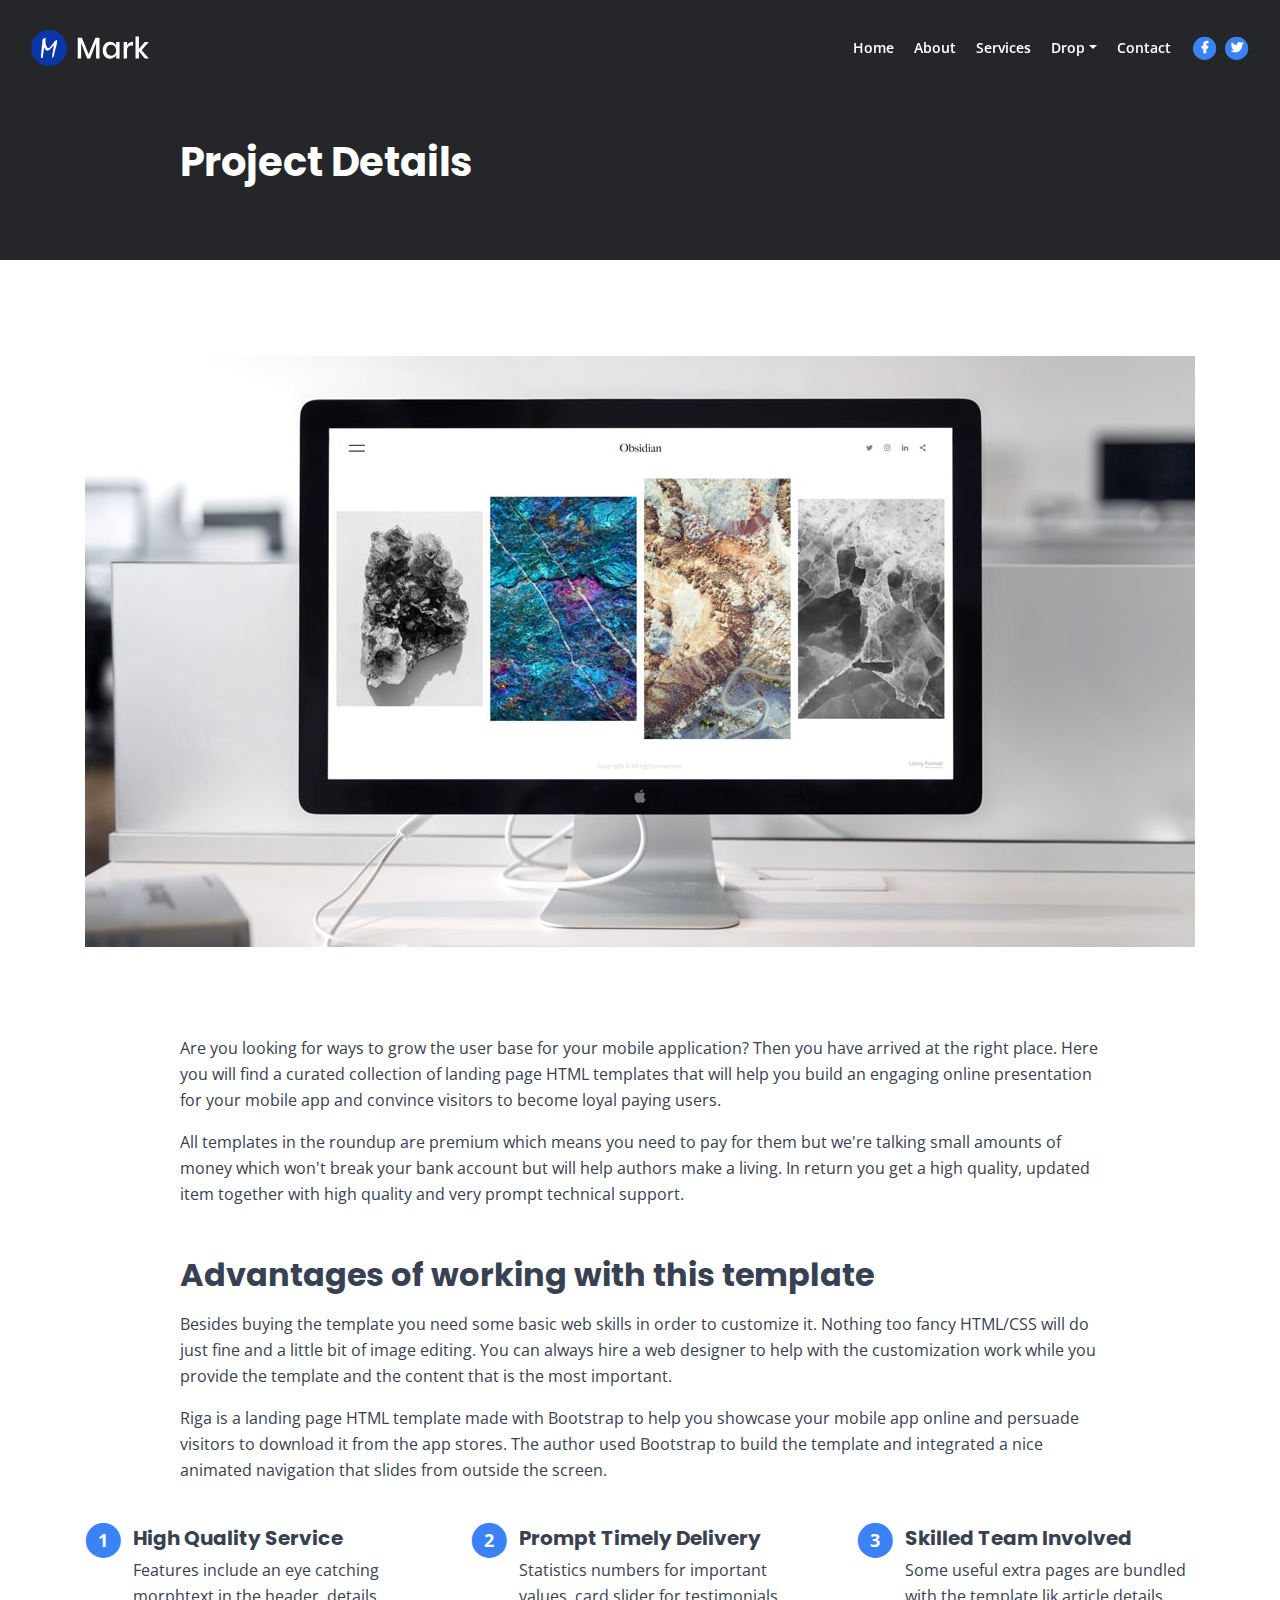
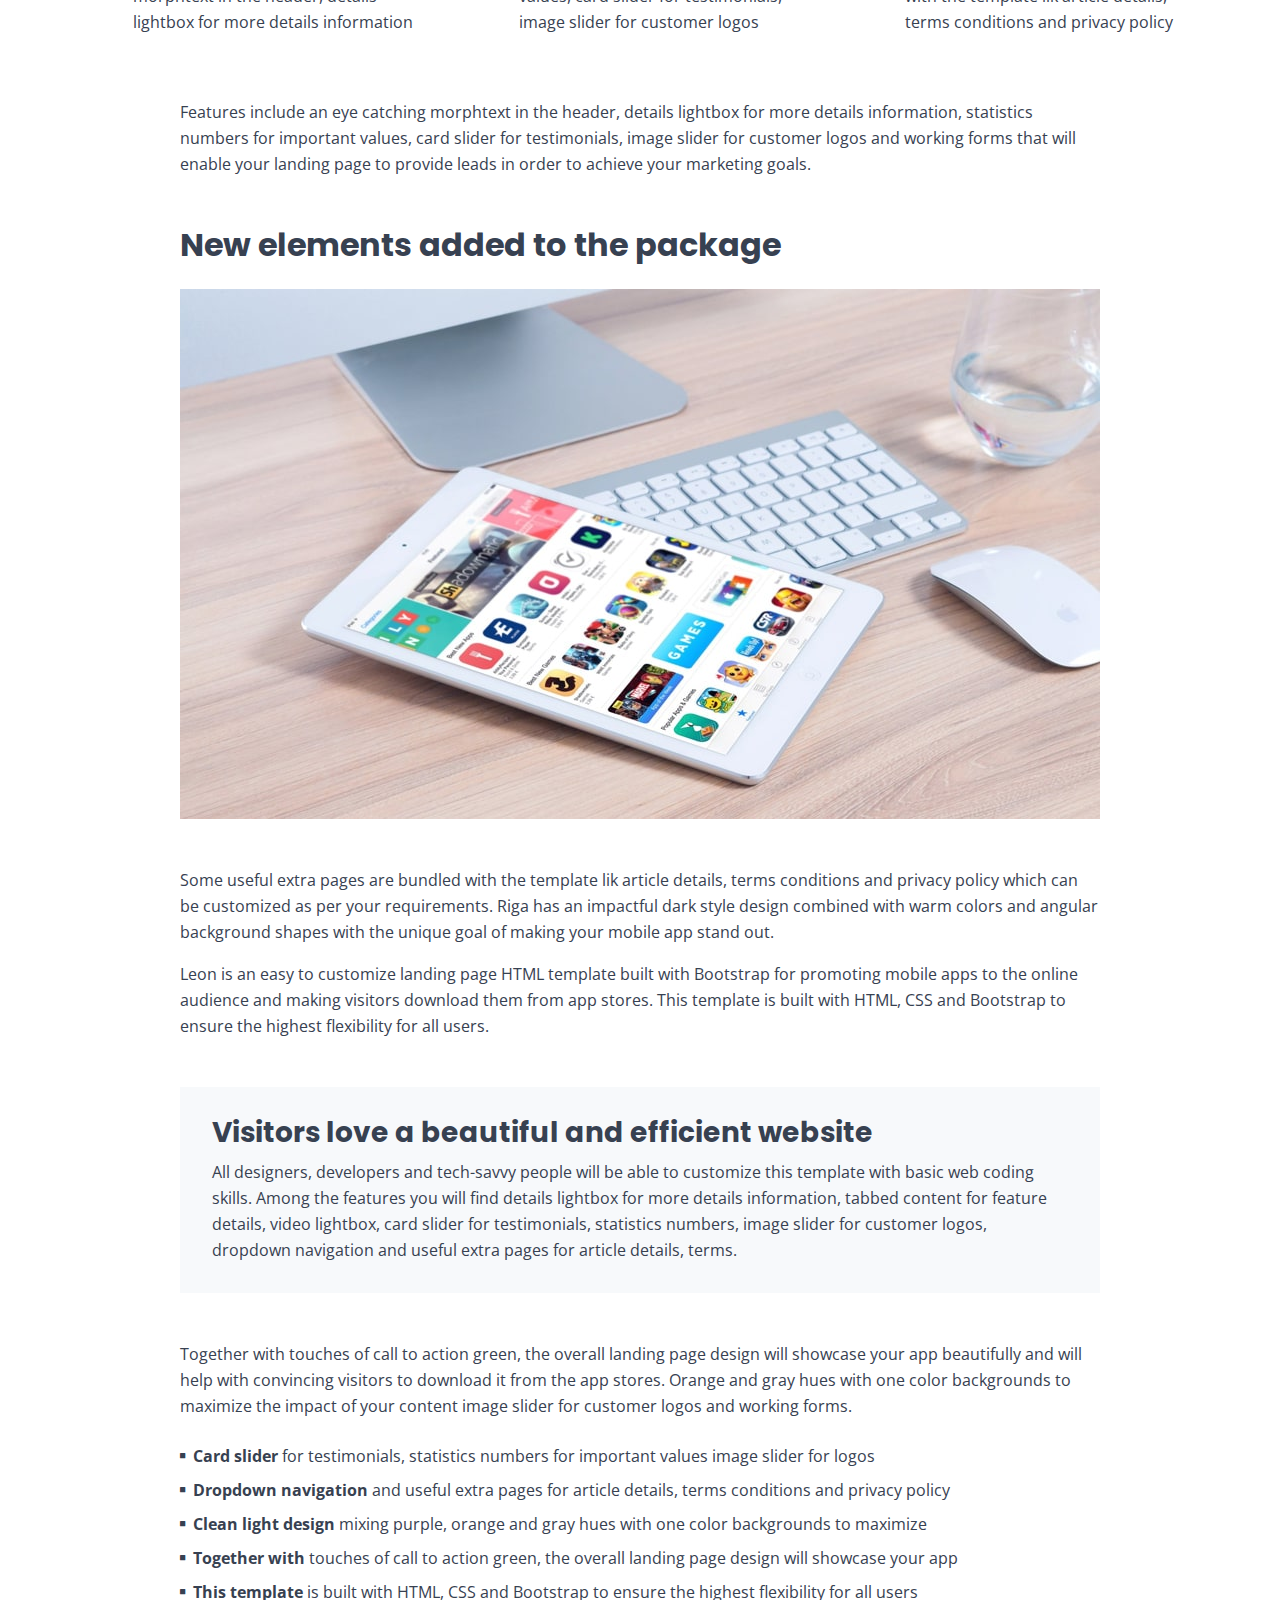
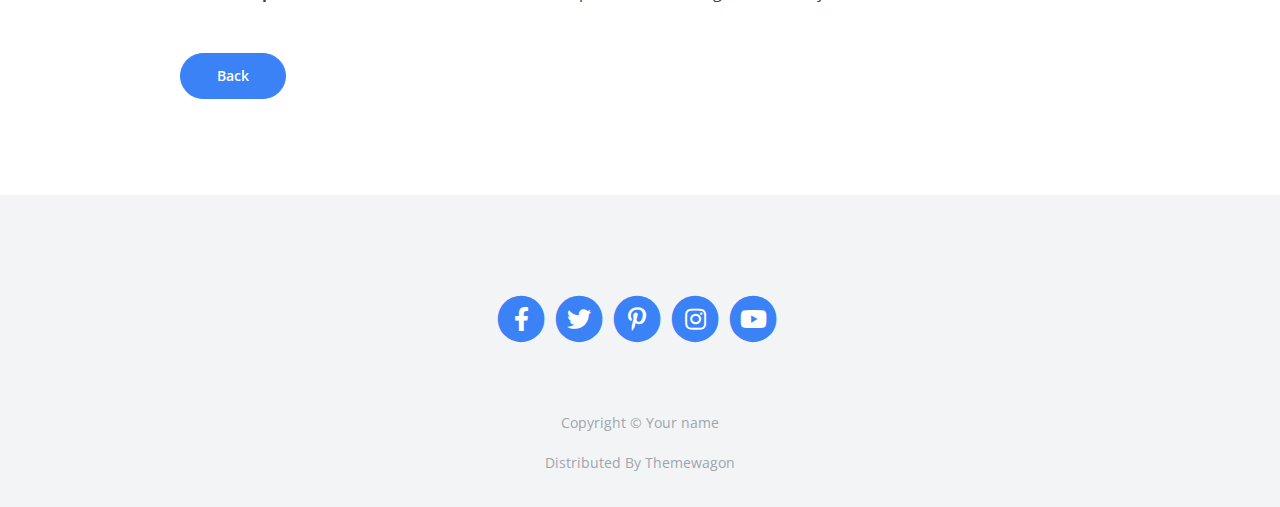
<file: project.html>
<!DOCTYPE html>
<html lang="en">
<head>
    <meta charset="utf-8">
    <meta name="viewport" content="width=device-width, initial-scale=1, shrink-to-fit=no">
    
    <!-- SEO Meta Tags -->
    <meta name="description" content="Your description">
    <meta name="author" content="Your name">

    <!-- OG Meta Tags to improve the way the post looks when you share the page on Facebook, Twitter, LinkedIn -->
	<meta property="og:site_name" content="" /> <!-- website name -->
	<meta property="og:site" content="" /> <!-- website link -->
	<meta property="og:title" content=""/> <!-- title shown in the actual shared post -->
	<meta property="og:description" content="" /> <!-- description shown in the actual shared post -->
	<meta property="og:image" content="" /> <!-- image link, make sure it's jpg -->
	<meta property="og:url" content="" /> <!-- where do you want your post to link to -->
	<meta name="twitter:card" content="summary_large_image"> <!-- to have large image post format in Twitter -->

    <!-- Webpage Title -->
    <title>Project Details - Mark</title>
    
    <!-- Styles -->
    <link rel="preconnect" href="https://fonts.gstatic.com">
    <link href="https://fonts.googleapis.com/css2?family=Open+Sans:ital,wght@0,400;0,600;0,700;1,400&family=Poppins:wght@600&display=swap" rel="stylesheet">
    <link href="css/bootstrap.css" rel="stylesheet">
    <link href="css/fontawesome-all.css" rel="stylesheet">
	<link href="css/styles.css" rel="stylesheet">
	
	<!-- Favicon  -->
    <link rel="icon" href="images/favicon.png">
</head>
<body data-spy="scroll" data-target=".fixed-top">
    
    <!-- Navigation -->
    <nav class="navbar navbar-expand-lg fixed-top navbar-dark">
        <div class="container">
            
            <!-- Image Logo -->
            <a class="navbar-brand logo-image" href="index.html"><img src="images/logo.svg" alt="alternative"></a>  

            <!-- Text Logo - Use this if you don't have a graphic logo -->
            <!-- <a class="navbar-brand logo-text page-scroll" href="index.html">Mark</a> -->

            <button class="navbar-toggler p-0 border-0" type="button" data-toggle="offcanvas">
                <span class="navbar-toggler-icon"></span>
            </button>

            <div class="navbar-collapse offcanvas-collapse" id="navbarsExampleDefault">
                <ul class="navbar-nav ml-auto">
                    <li class="nav-item">
                        <a class="nav-link page-scroll" href="index.html#header">Home <span class="sr-only">(current)</span></a>
                    </li>
                    <li class="nav-item">
                        <a class="nav-link page-scroll" href="index.html#about">About</a>
                    </li>
                    <li class="nav-item">
                        <a class="nav-link page-scroll" href="index.html#services">Services</a>
                    </li>
                    <li class="nav-item dropdown">
                        <a class="nav-link dropdown-toggle" href="#" id="dropdown01" data-toggle="dropdown" aria-haspopup="true" aria-expanded="false">Drop</a>
                        <div class="dropdown-menu" aria-labelledby="dropdown01">
                            <a class="dropdown-item page-scroll" href="project.html">Project Details</a>
                            <div class="dropdown-divider"></div>
                            <a class="dropdown-item page-scroll" href="terms.html">Terms Conditions</a>
                            <div class="dropdown-divider"></div>
                            <a class="dropdown-item page-scroll" href="privacy.html">Privacy Policy</a>
                        </div>
                    </li>
                    <li class="nav-item">
                        <a class="nav-link page-scroll" href="index.html#contact">Contact</a>
                    </li>
                </ul>
                <span class="nav-item social-icons">
                    <span class="fa-stack">
                        <a href="#your-link">
                            <i class="fas fa-circle fa-stack-2x"></i>
                            <i class="fab fa-facebook-f fa-stack-1x"></i>
                        </a>
                    </span>
                    <span class="fa-stack">
                        <a href="#your-link">
                            <i class="fas fa-circle fa-stack-2x"></i>
                            <i class="fab fa-twitter fa-stack-1x"></i>
                        </a>
                    </span>
                </span>
            </div> <!-- end of navbar-collapse -->
        </div> <!-- end of container -->
    </nav> <!-- end of navbar -->
    <!-- end of navigation -->


    <!-- Header -->
    <header class="ex-header">
        <div class="container">
            <div class="row">
                <div class="col-xl-10 offset-xl-1">
                    <h1>Project Details</h1>
                </div> <!-- end of col -->
            </div> <!-- end of row -->
        </div> <!-- end of container -->
    </header> <!-- end of ex-header -->
    <!-- end of header -->


    <!-- Basic -->
    <div class="ex-basic-1 pt-5 pb-5">
        <div class="container">
            <div class="row">
                <div class="col-lg-12">
                    <img class="img-fluid mt-5 mb-3" src="images/project-details-large.jpg" alt="alternative">
                </div> <!-- end of col -->
            </div> <!-- end of row -->
        </div> <!-- end of container -->
    </div> <!-- end of ex-basic-1 -->
    <!-- end of basic -->


    <!-- Basic -->
    <div class="ex-basic-1 pt-4">
        <div class="container">
            <div class="row">
                <div class="col-xl-10 offset-xl-1">
                    <p>Are you looking for ways to grow the user base for your mobile application? Then you have arrived at the right place. Here you will find a curated collection of landing page HTML templates that will help you build an engaging online presentation for your mobile app and convince visitors to become loyal paying users.</p>
                    <p class="mb-5">All templates in the roundup are premium which means you need to pay for them but we're talking small amounts of money which won't break your bank account but will help authors make a living. In return you get a high quality, updated item together with high quality and very prompt technical support.</p>

                    <h2 class="mb-3">Advantages of working with this template</h2>
                    <p>Besides buying the template you need some basic web skills in order to customize it. Nothing too fancy HTML/CSS will do just fine and a little bit of image editing. You can always hire a web designer to help with the customization work while you provide the template and the content that is the most important.</p>
                    <p class="mb-4">Riga is a landing page HTML template made with Bootstrap to help you showcase your mobile app online and persuade visitors to download it from the app stores. The author used Bootstrap to build the template and integrated a nice animated navigation that slides from outside the screen.</p>
                </div> <!-- end of col -->
            </div> <!-- end of row -->
        </div> <!-- end of container -->
    </div> <!-- end of ex-basic-1 -->
    <!-- end of basic -->


    <!-- Cards -->
    <div class="ex-cards-1 pt-3 pb-3">
        <div class="container">
            <div class="row">
                <div class="col-lg-12">
                    
                    <!-- Card -->
                    <div class="card">
                        <ul class="list-unstyled">
                            <li class="media">
                                <span class="fa-stack">
                                    <span class="fas fa-circle fa-stack-2x"></span>
                                    <span class="fa-stack-1x">1</span>
                                </span>
                                <div class="media-body">
                                    <h5>High Quality Service</h5>
                                    <p>Features include an eye catching morphtext in the header, details lightbox for more details information</p>
                                </div>
                            </li>
                        </ul>
                    </div> <!-- end of card -->
                    <!-- end of card -->

                    <!-- Card -->
                    <div class="card">
                        <ul class="list-unstyled">
                            <li class="media">
                                <span class="fa-stack">
                                    <span class="fas fa-circle fa-stack-2x"></span>
                                    <span class="fa-stack-1x">2</span>
                                </span>
                                <div class="media-body">
                                    <h5>Prompt Timely Delivery</h5>
                                    <p>Statistics numbers for important values, card slider for testimonials, image slider for customer logos</p>
                                </div>
                            </li>
                        </ul>
                    </div> <!-- end of card -->
                    <!-- end of card -->

                    <!-- Card -->
                    <div class="card">
                        <ul class="list-unstyled">
                            <li class="media">
                                <span class="fa-stack">
                                    <span class="fas fa-circle fa-stack-2x"></span>
                                    <span class="fa-stack-1x">3</span>
                                </span>
                                <div class="media-body">
                                    <h5>Skilled Team Involved</h5>
                                    <p>Some useful extra pages are bundled with the template lik article details, terms conditions and privacy policy</p>
                                </div>
                            </li>
                        </ul>
                    </div> <!-- end of card -->
                    <!-- end of card -->

                </div> <!-- end of col -->   
            </div> <!-- end of row -->   
        </div> <!-- end of container -->   
    </div> <!-- end of ex-cards-1 -->
    <!-- end of cards -->


    <!-- Basic -->
    <div class="ex-basic-1 pt-3 pb-5">
        <div class="container">
            <div class="row">
                <div class="col-xl-10 offset-xl-1">
                    <p class="mb-5">Features include an eye catching morphtext in the header, details lightbox for more details information, statistics numbers for important values, card slider for testimonials, image slider for customer logos and working forms that will enable your landing page to provide leads in order to achieve your marketing goals.</p>
                    
                    <h2 class="mb-4">New elements added to the package</h2>
                    <img class="img-fluid mb-5" src="images/project-details-small.jpg" alt="alternative">
                    <p>Some useful extra pages are bundled with the template lik article details, terms conditions and privacy policy which can be customized as per your requirements. Riga has an impactful dark style design combined with warm colors and angular background shapes with the unique goal of making your mobile app stand out.</p>
                    <p class="mb-5">Leon is an easy to customize landing page HTML template built with Bootstrap for promoting mobile apps to the online audience and making visitors download them from app stores. This template is built with HTML, CSS and Bootstrap to ensure the highest flexibility for all users.</p>
                    <div class="text-box mb-5">
                        <h3>Visitors love a beautiful and efficient website</h3>
                        <p>All designers, developers and tech-savvy people will be able to customize this template with basic web coding skills. Among the features you will find details lightbox for more details information, tabbed content for feature details, video lightbox, card slider for testimonials, statistics numbers, image slider for customer logos, dropdown navigation and useful extra pages for article details, terms.</p>
                    </div> <!-- end of text-box -->
                    <p class="mb-4">Together with touches of call to action green, the overall landing page design will showcase your app beautifully and will help with convincing visitors to download it from the app stores. Orange and gray hues with one color backgrounds to maximize the impact of your content image slider for customer logos and working forms.</p>
                    <ul class="list-unstyled li-space-lg mb-5">
                        <li class="media">
                            <i class="fas fa-square"></i>
                            <div class="media-body"><strong>Card slider</strong> for testimonials, statistics numbers for important values image slider for logos</div>
                        </li>
                        <li class="media">
                            <i class="fas fa-square"></i>
                            <div class="media-body"><strong>Dropdown navigation</strong> and useful extra pages for article details, terms conditions and privacy policy</div>
                        </li>
                        <li class="media">
                            <i class="fas fa-square"></i>
                            <div class="media-body"><strong>Clean light design</strong> mixing purple, orange and gray hues with one color backgrounds to maximize</div>
                        </li>
                        <li class="media">
                            <i class="fas fa-square"></i>
                            <div class="media-body"><strong>Together with</strong> touches of call to action green, the overall landing page design will showcase your app</div>
                        </li>
                        <li class="media">
                            <i class="fas fa-square"></i>
                            <div class="media-body"><strong>This template</strong> is built with HTML, CSS and Bootstrap to ensure the highest flexibility for all users</div>
                        </li>
                    </ul>

                    <a class="btn-solid-reg mb-5" href="index.html">Back</a>
                </div> <!-- end of col -->
            </div> <!-- end of row -->
        </div> <!-- end of container -->
    </div> <!-- end of ex-basic-1 -->
    <!-- end of basic -->


    <!-- Footer -->
    <div class="footer bg-gray">
        <div class="container">
            <div class="row">
                <div class="col-lg-12">
                    <div class="social-container">
                        <span class="fa-stack">
                            <a href="#your-link">
                                <i class="fas fa-circle fa-stack-2x"></i>
                                <i class="fab fa-facebook-f fa-stack-1x"></i>
                            </a>
                        </span>
                        <span class="fa-stack">
                            <a href="#your-link">
                                <i class="fas fa-circle fa-stack-2x"></i>
                                <i class="fab fa-twitter fa-stack-1x"></i>
                            </a>
                        </span>
                        <span class="fa-stack">
                            <a href="#your-link">
                                <i class="fas fa-circle fa-stack-2x"></i>
                                <i class="fab fa-pinterest-p fa-stack-1x"></i>
                            </a>
                        </span>
                        <span class="fa-stack">
                            <a href="#your-link">
                                <i class="fas fa-circle fa-stack-2x"></i>
                                <i class="fab fa-instagram fa-stack-1x"></i>
                            </a>
                        </span>
                        <span class="fa-stack">
                            <a href="#your-link">
                                <i class="fas fa-circle fa-stack-2x"></i>
                                <i class="fab fa-youtube fa-stack-1x"></i>
                            </a>
                        </span>
                    </div> <!-- end of social-container -->
                </div> <!-- end of col -->
            </div> <!-- end of row -->
        </div> <!-- end of container -->
    </div> <!-- end of footer -->  
    <!-- end of footer -->


    <!-- Copyright -->
    <div class="copyright bg-gray">
        <div class="container">
            <div class="row">
                <div class="col-lg-12">
                    <p class="p-small">Copyright © <a class="no-line" href="#your-link">Your name</a></p>
                </div> <!-- end of col -->
            </div> <!-- enf of row -->
        </div> <!-- end of container -->


        <div class="container">
            <div class="row">
                <div class="col-lg-12">
                    <p class="p-small">Distributed By <a class="no-line" href="https://themewagon.com/">Themewagon</a></p>
                </div> <!-- end of col -->
            </div> <!-- enf of row -->
        </div> <!-- end of container -->
    </div> <!-- end of copyright --> 
    <!-- end of copyright -->
    
    	
    <!-- Scripts -->
    <script src="js/jquery.min.js"></script> <!-- jQuery for Bootstrap's JavaScript plugins -->
    <script src="js/bootstrap.min.js"></script> <!-- Bootstrap framework -->
    <script src="js/jquery.easing.min.js"></script> <!-- jQuery Easing for smooth scrolling between anchors -->
    <script src="js/scripts.js"></script> <!-- Custom scripts -->
</body>
</html>
</file>
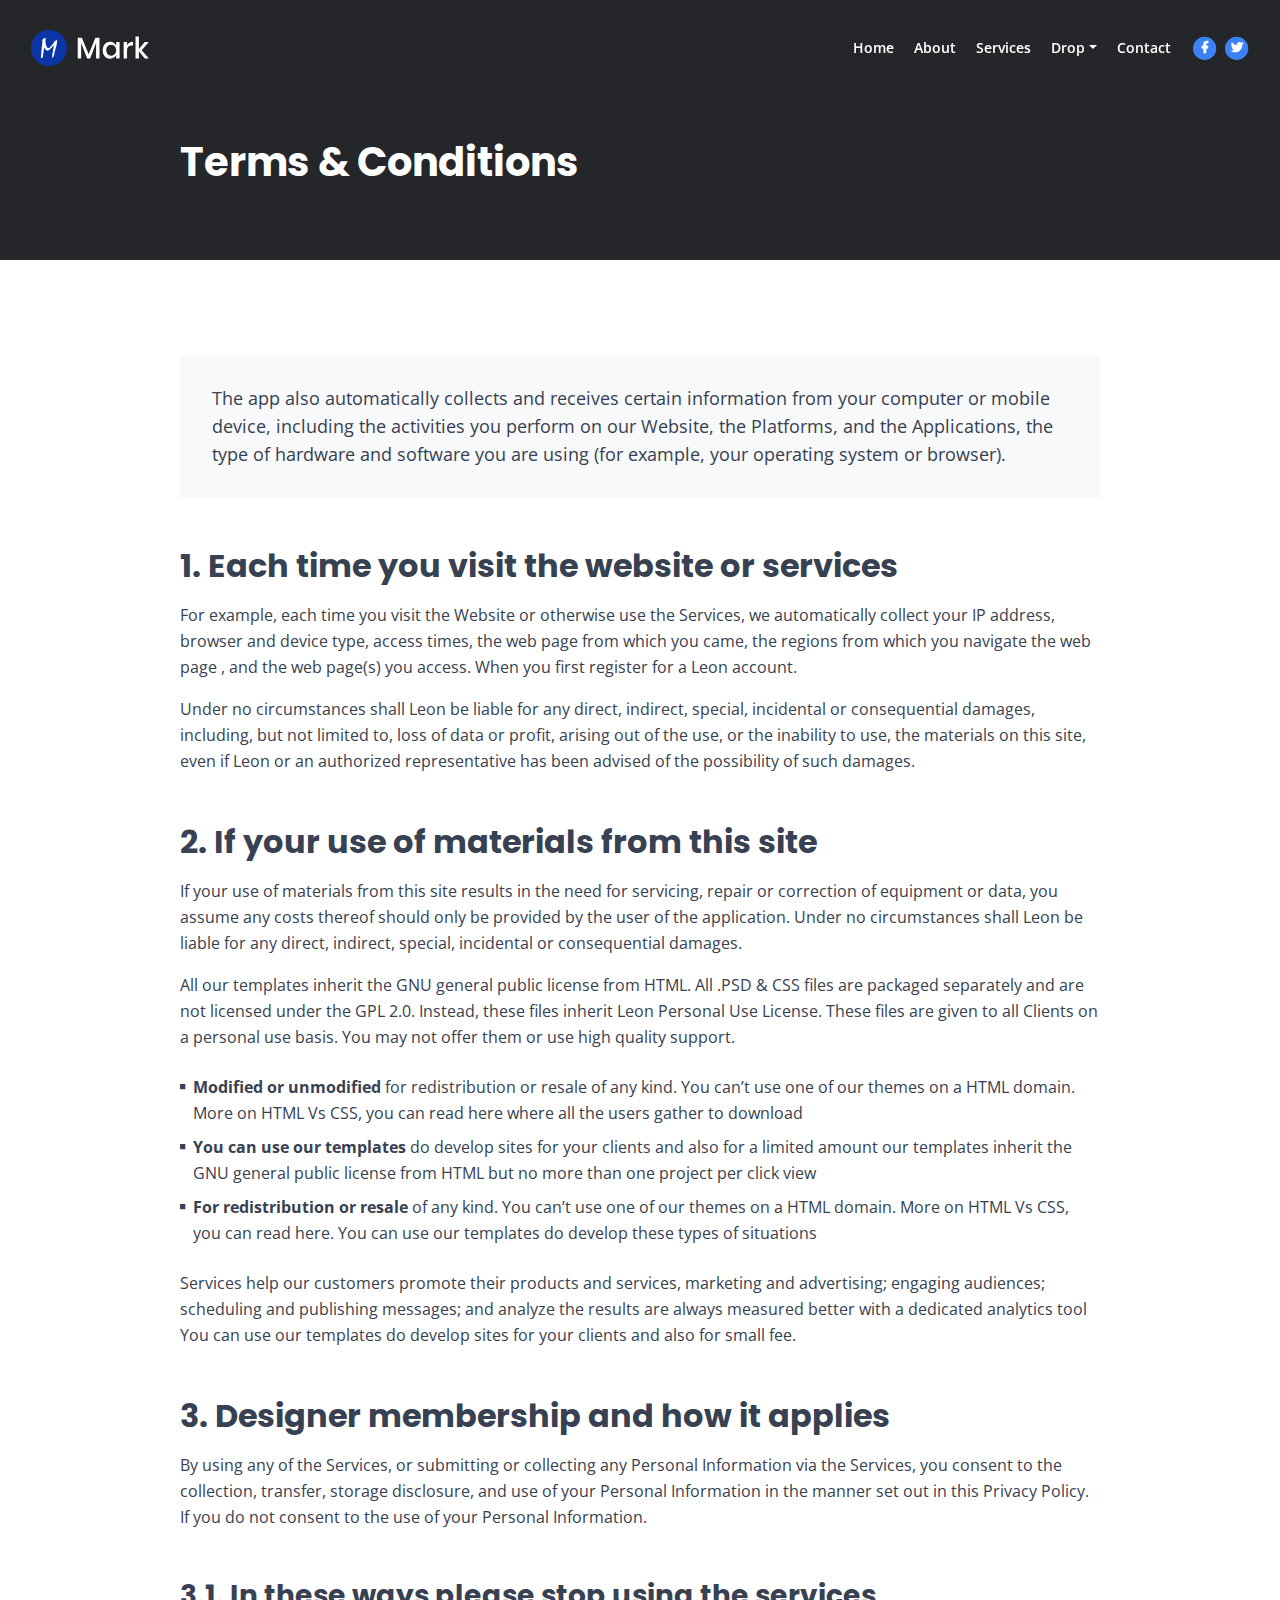
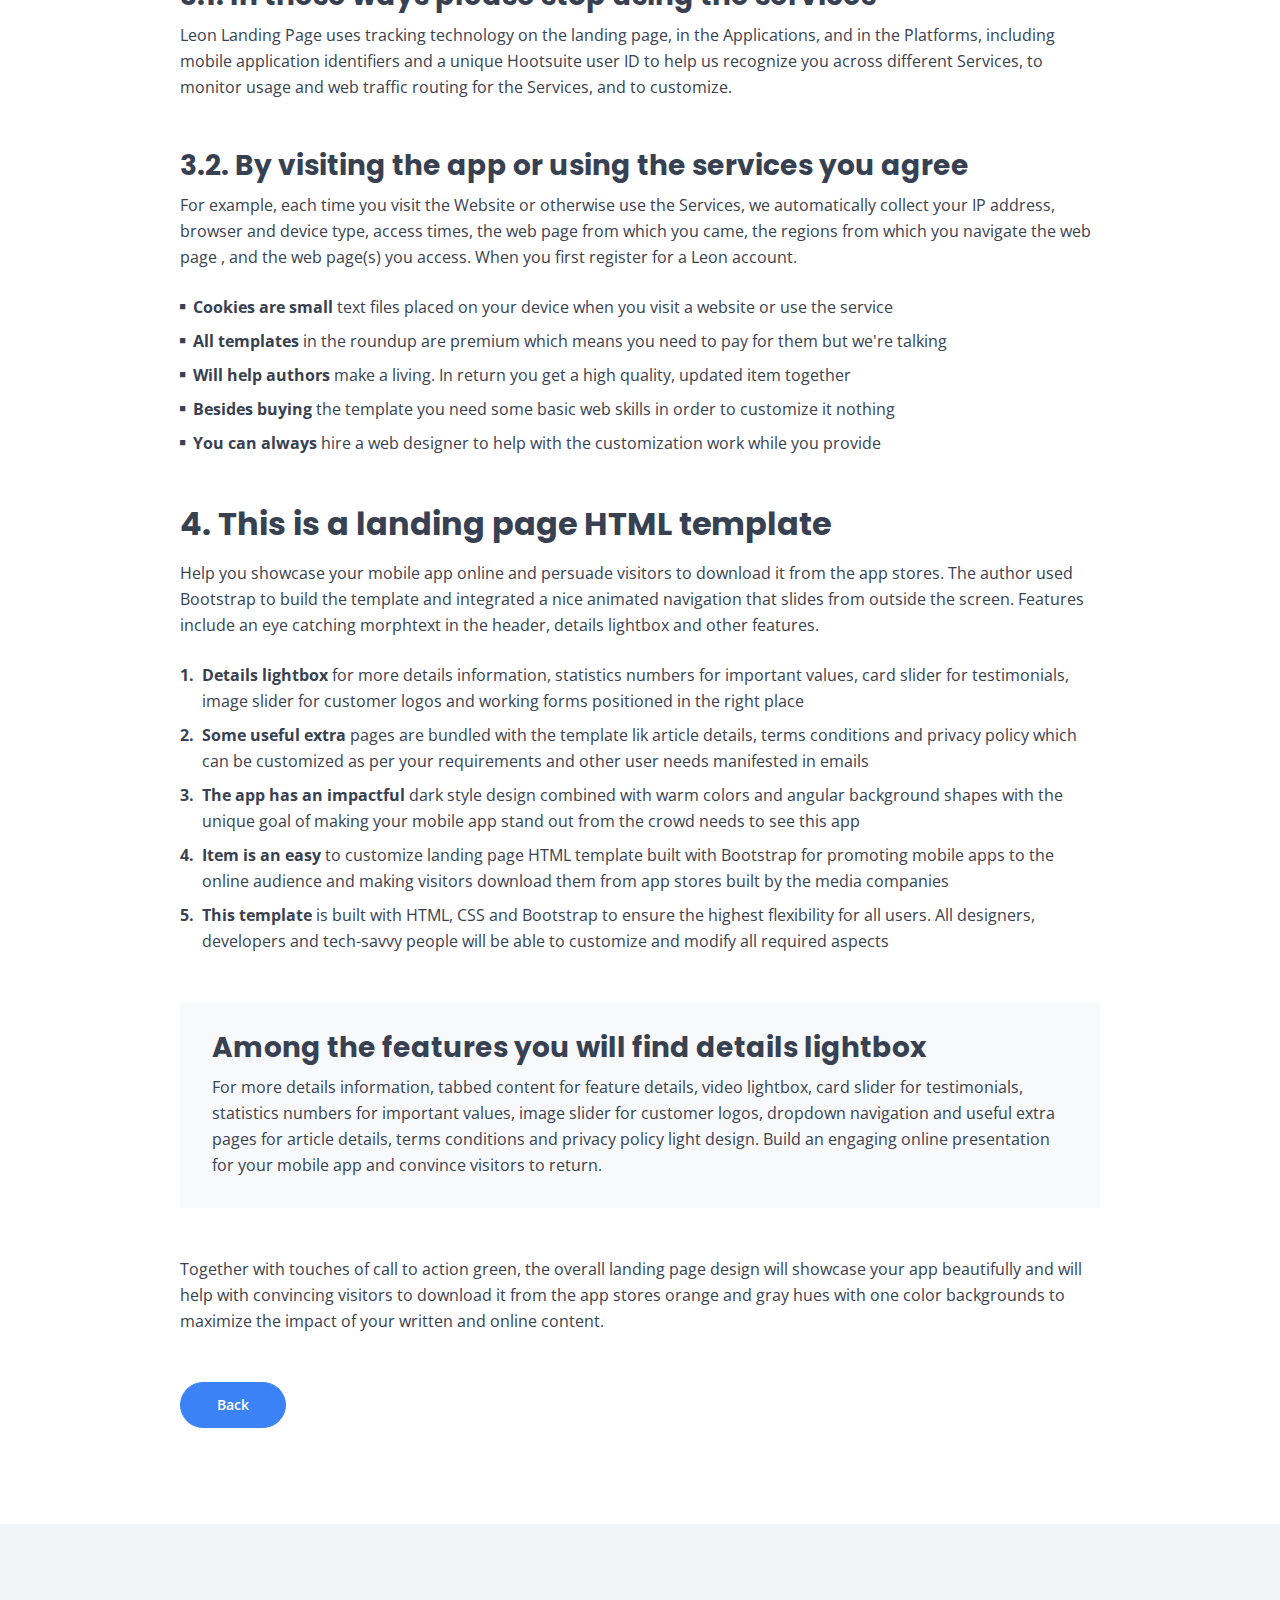
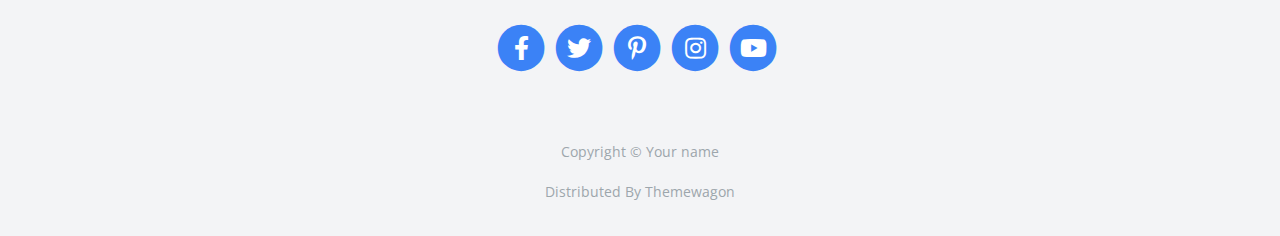
<file: terms.html>
<!DOCTYPE html>
<html lang="en">
<head>
    <meta charset="utf-8">
    <meta name="viewport" content="width=device-width, initial-scale=1, shrink-to-fit=no">
    
    <!-- SEO Meta Tags -->
    <meta name="description" content="Your description">
    <meta name="author" content="Your name">

    <!-- OG Meta Tags to improve the way the post looks when you share the page on Facebook, Twitter, LinkedIn -->
	<meta property="og:site_name" content="" /> <!-- website name -->
	<meta property="og:site" content="" /> <!-- website link -->
	<meta property="og:title" content=""/> <!-- title shown in the actual shared post -->
	<meta property="og:description" content="" /> <!-- description shown in the actual shared post -->
	<meta property="og:image" content="" /> <!-- image link, make sure it's jpg -->
	<meta property="og:url" content="" /> <!-- where do you want your post to link to -->
	<meta name="twitter:card" content="summary_large_image"> <!-- to have large image post format in Twitter -->

    <!-- Webpage Title -->
    <title>Terms & Conditions - Mark</title>
    
    <!-- Styles -->
    <link rel="preconnect" href="https://fonts.gstatic.com">
    <link href="https://fonts.googleapis.com/css2?family=Open+Sans:ital,wght@0,400;0,600;0,700;1,400&family=Poppins:wght@600&display=swap" rel="stylesheet">
    <link href="css/bootstrap.css" rel="stylesheet">
    <link href="css/fontawesome-all.css" rel="stylesheet">
	<link href="css/styles.css" rel="stylesheet">
	
	<!-- Favicon  -->
    <link rel="icon" href="images/favicon.png">
</head>
<body data-spy="scroll" data-target=".fixed-top">
    
    <!-- Navigation -->
    <nav class="navbar navbar-expand-lg fixed-top navbar-dark">
        <div class="container">
            
            <!-- Image Logo -->
            <a class="navbar-brand logo-image" href="index.html"><img src="images/logo.svg" alt="alternative"></a>  

            <!-- Text Logo - Use this if you don't have a graphic logo -->
            <!-- <a class="navbar-brand logo-text page-scroll" href="index.html">Mark</a> -->

            <button class="navbar-toggler p-0 border-0" type="button" data-toggle="offcanvas">
                <span class="navbar-toggler-icon"></span>
            </button>

            <div class="navbar-collapse offcanvas-collapse" id="navbarsExampleDefault">
                <ul class="navbar-nav ml-auto">
                    <li class="nav-item">
                        <a class="nav-link page-scroll" href="index.html#header">Home <span class="sr-only">(current)</span></a>
                    </li>
                    <li class="nav-item">
                        <a class="nav-link page-scroll" href="index.html#about">About</a>
                    </li>
                    <li class="nav-item">
                        <a class="nav-link page-scroll" href="index.html#services">Services</a>
                    </li>
                    <li class="nav-item dropdown">
                        <a class="nav-link dropdown-toggle" href="#" id="dropdown01" data-toggle="dropdown" aria-haspopup="true" aria-expanded="false">Drop</a>
                        <div class="dropdown-menu" aria-labelledby="dropdown01">
                            <a class="dropdown-item page-scroll" href="project.html">Project Details</a>
                            <div class="dropdown-divider"></div>
                            <a class="dropdown-item page-scroll" href="terms.html">Terms Conditions</a>
                            <div class="dropdown-divider"></div>
                            <a class="dropdown-item page-scroll" href="privacy.html">Privacy Policy</a>
                        </div>
                    </li>
                    <li class="nav-item">
                        <a class="nav-link page-scroll" href="index.html#contact">Contact</a>
                    </li>
                </ul>
                <span class="nav-item social-icons">
                    <span class="fa-stack">
                        <a href="#your-link">
                            <i class="fas fa-circle fa-stack-2x"></i>
                            <i class="fab fa-facebook-f fa-stack-1x"></i>
                        </a>
                    </span>
                    <span class="fa-stack">
                        <a href="#your-link">
                            <i class="fas fa-circle fa-stack-2x"></i>
                            <i class="fab fa-twitter fa-stack-1x"></i>
                        </a>
                    </span>
                </span>
            </div> <!-- end of navbar-collapse -->
        </div> <!-- end of container -->
    </nav> <!-- end of navbar -->
    <!-- end of navigation -->


    <!-- Header -->
    <header class="ex-header">
        <div class="container">
            <div class="row">
                <div class="col-xl-10 offset-xl-1">
                    <h1>Terms & Conditions</h1>
                </div> <!-- end of col -->
            </div> <!-- end of row -->
        </div> <!-- end of container -->
    </header> <!-- end of ex-header -->
    <!-- end of header -->


    <!-- Basic -->
    <div class="ex-basic-1 pt-5 pb-5">
        <div class="container">
            <div class="row">
                <div class="col-xl-10 offset-xl-1">
                    <div class="text-box mt-5 mb-5">
                        <p class="p-large">The app also automatically collects and receives certain information from your computer or mobile device, including the activities you perform on our Website, the Platforms, and the Applications, the type of hardware and software you are using (for example, your operating system or browser).</p>
                    </div> <!-- end of text-box -->

                    <h2 class="mb-3">1. Each time you visit the website or services</h2>
                    <p>For example, each time you visit the Website or otherwise use the Services, we automatically collect your IP address, browser and device type, access times, the web page from which you came, the regions from which you navigate the web page , and the web page(s) you access. When you first register for a Leon account.</p>
                    <p class="mb-5">Under no circumstances shall Leon be liable for any direct, indirect, special, incidental or consequential damages, including, but not limited to, loss of data or profit, arising out of the use, or the inability to use, the materials on this site, even if Leon or an authorized representative has been advised of the possibility of such damages.</p>

                    <h2 class="mb-3">2. If your use of materials from this site</h2>
                    <p>If your use of materials from this site results in the need for servicing, repair or correction of equipment or data, you assume any costs thereof should only be provided by the user of the application. Under no circumstances shall Leon be liable for any direct, indirect, special, incidental or consequential damages.</p>
                    <p class="mb-4">All our templates inherit the GNU general public license from HTML. All .PSD & CSS files are packaged separately and are not licensed under the GPL 2.0. Instead, these files inherit Leon Personal Use License. These files are given to all Clients on a personal use basis. You may not offer them or use high quality support.</p>
                    <ul class="list-unstyled li-space-lg mb-4">
                        <li class="media">
                            <i class="fas fa-square"></i>
                            <div class="media-body"><strong>Modified or unmodified</strong> for redistribution or resale of any kind. You can’t use one of our themes on a HTML domain. More on HTML Vs CSS, you can read here where all the users gather to download</div>
                        </li>
                        <li class="media">
                            <i class="fas fa-square"></i>
                            <div class="media-body"><strong>You can use our templates</strong>  do develop sites for your clients and also for a limited amount our templates inherit the GNU general public license from HTML but no more than one project per click view</div>
                        </li>
                        <li class="media">
                            <i class="fas fa-square"></i>
                            <div class="media-body"><strong>For redistribution or resale</strong> of any kind. You can’t use one of our themes on a HTML domain. More on HTML Vs CSS, you can read here. You can use our templates do develop these types of situations</div>
                        </li>
                    </ul>
                    <p class="mb-5">Services help our customers promote their products and services, marketing and advertising; engaging audiences; scheduling and publishing messages; and analyze the results are always measured better with a dedicated analytics tool You can use our templates do develop sites for your clients and also for small fee.</p>

                    <h2 class="mb-3">3. Designer membership and how it applies</h2>
                    <p class="mb-5">By using any of the Services, or submitting or collecting any Personal Information via the Services, you consent to the collection, transfer, storage disclosure, and use of your Personal Information in the manner set out in this Privacy Policy. If you do not consent to the use of your Personal Information.</p>
                    <h3>3.1. In these ways please stop using the services</h3>
                    <p class="mb-5">Leon Landing Page uses tracking technology on the landing page, in the Applications, and in the Platforms, including mobile application identifiers and a unique Hootsuite user ID to help us recognize you across different Services, to monitor usage and web traffic routing for the Services, and to customize.</p>
                    <h3>3.2. By visiting the app or using the services you agree</h3>
                    <p class="mb-4">For example, each time you visit the Website or otherwise use the Services, we automatically collect your IP address, browser and device type, access times, the web page from which you came, the regions from which you navigate the web page , and the web page(s) you access. When you first register for a Leon account.</p>
                    <ul class="list-unstyled li-space-lg mb-5">
                        <li class="media">
                            <i class="fas fa-square"></i>
                            <div class="media-body"><strong>Cookies are small</strong> text files placed on your device when you visit a website or use the service</div>
                        </li>
                        <li class="media">
                            <i class="fas fa-square"></i>
                            <div class="media-body"><strong>All templates</strong> in the roundup are premium which means you need to pay for them but we're talking</div>
                        </li>
                        <li class="media">
                            <i class="fas fa-square"></i>
                            <div class="media-body"><strong>Will help authors </strong> make a living. In return you get a high quality, updated item together</div>
                        </li>
                        <li class="media">
                            <i class="fas fa-square"></i>
                            <div class="media-body"><strong>Besides buying</strong> the template you need some basic web skills in order to customize it nothing</div>
                        </li>
                        <li class="media">
                            <i class="fas fa-square"></i>
                            <div class="media-body"><strong>You can always</strong> hire a web designer to help with the customization work while you provide</div>
                        </li>
                    </ul>
                    
                    <h2 class="mb-3">4. This is a landing page HTML template</h2>
                    <p class="mb-4">Help you showcase your mobile app online and persuade visitors to download it from the app stores. The author used Bootstrap to build the template and integrated a nice animated navigation that slides from outside the screen. Features include an eye catching morphtext in the header, details lightbox and other features.</p>
                    <ul class="list-unstyled li-space-lg mb-5">
                        <li class="media">
                            <strong>1.</strong>
                            <div class="media-body"><strong>Details lightbox</strong> for more details information, statistics numbers for important values, card slider for testimonials, image slider for customer logos and working forms positioned in the right place</div>
                        </li>
                        <li class="media">
                            <strong>2.</strong>
                            <div class="media-body"><strong>Some useful extra</strong> pages are bundled with the template lik article details, terms conditions and privacy policy which can be customized as per your requirements and other user needs manifested in emails</div>
                        </li>
                        <li class="media">
                            <strong>3.</strong>
                            <div class="media-body"><strong>The app has an impactful</strong> dark style design combined with warm colors and angular background shapes with the unique goal of making your mobile app stand out from the crowd needs to see this app</div>
                        </li>
                        <li class="media">
                            <strong>4.</strong>
                            <div class="media-body"><strong>Item is an easy</strong> to customize landing page HTML template built with Bootstrap for promoting mobile apps to the online audience and making visitors download them from app stores built by the media companies</div>
                        </li>
                        <li class="media">
                            <strong>5.</strong>
                            <div class="media-body"><strong>This template</strong> is built with HTML, CSS and Bootstrap to ensure the highest flexibility for all users. All designers, developers and tech-savvy people will be able to customize and modify all required aspects</div>
                        </li>
                    </ul>
                    
                    <div class="text-box mb-5">
                        <h3>Among the features you will find details lightbox</h3>
                        <p>For more details information, tabbed content for feature details, video lightbox, card slider for testimonials, statistics numbers for important values, image slider for customer logos, dropdown navigation and useful extra pages for article details, terms conditions and privacy policy light design. Build an engaging online presentation for your mobile app and convince visitors to return.</p>
                    </div> <!-- end of text-box -->
                    <p class="mb-5">Together with touches of call to action green, the overall landing page design will showcase your app beautifully and will help with convincing visitors to download it from the app stores orange and gray hues with one color backgrounds to maximize the impact of your written and online content.</p>
                    
                    <a class="btn-solid-reg mb-5" href="index.html">Back</a>
                </div> <!-- end of col -->
            </div> <!-- end of row -->
        </div> <!-- end of container -->
    </div> <!-- end of ex-basic-1 -->
    <!-- end of basic -->


    <!-- Footer -->
    <div class="footer bg-gray">
        <div class="container">
            <div class="row">
                <div class="col-lg-12">
                    <div class="social-container">
                        <span class="fa-stack">
                            <a href="#your-link">
                                <i class="fas fa-circle fa-stack-2x"></i>
                                <i class="fab fa-facebook-f fa-stack-1x"></i>
                            </a>
                        </span>
                        <span class="fa-stack">
                            <a href="#your-link">
                                <i class="fas fa-circle fa-stack-2x"></i>
                                <i class="fab fa-twitter fa-stack-1x"></i>
                            </a>
                        </span>
                        <span class="fa-stack">
                            <a href="#your-link">
                                <i class="fas fa-circle fa-stack-2x"></i>
                                <i class="fab fa-pinterest-p fa-stack-1x"></i>
                            </a>
                        </span>
                        <span class="fa-stack">
                            <a href="#your-link">
                                <i class="fas fa-circle fa-stack-2x"></i>
                                <i class="fab fa-instagram fa-stack-1x"></i>
                            </a>
                        </span>
                        <span class="fa-stack">
                            <a href="#your-link">
                                <i class="fas fa-circle fa-stack-2x"></i>
                                <i class="fab fa-youtube fa-stack-1x"></i>
                            </a>
                        </span>
                    </div> <!-- end of social-container -->
                </div> <!-- end of col -->
            </div> <!-- end of row -->
        </div> <!-- end of container -->
    </div> <!-- end of footer -->  
    <!-- end of footer -->


    <!-- Copyright -->
    <div class="copyright bg-gray">
        <div class="container">
            <div class="row">
                <div class="col-lg-12">
                    <p class="p-small">Copyright © <a class="no-line" href="#your-link">Your name</a></p>
                </div> <!-- end of col -->
            </div> <!-- enf of row -->
        </div> <!-- end of container -->

        <div class="container">
            <div class="row">
                <div class="col-lg-12">
                    <p class="p-small">Distributed By <a class="no-line" href="https://themewagon.com/">Themewagon</a></p>
                </div> <!-- end of col -->
            </div> <!-- enf of row -->
        </div> <!-- end of container -->
    </div> <!-- end of copyright --> 
    <!-- end of copyright -->
    
    	
    <!-- Scripts -->
    <script src="js/jquery.min.js"></script> <!-- jQuery for Bootstrap's JavaScript plugins -->
    <script src="js/bootstrap.min.js"></script> <!-- Bootstrap framework -->
    <script src="js/jquery.easing.min.js"></script> <!-- jQuery Easing for smooth scrolling between anchors -->
    <script src="js/scripts.js"></script> <!-- Custom scripts -->
</body>
</html>
</file>
<file: css/main.css>
/* ===================================
   CSS Variables - Design System
   =================================== */
:root {
    /* Colors */
    --color-bg: #F9FAFB;
    --color-bg-secondary: #F3F4F6;
    --color-text-primary: #111827;
    --color-text-secondary: #6B7280;
    --color-text-tertiary: #9CA3AF;
    --color-accent: #3B82F6;
    --color-accent-hover: #2563EB;
    --color-white: #FFFFFF;
    --color-border: #E5E7EB;
    
    /* Typography */
    --font-primary: 'Inter', -apple-system, BlinkMacSystemFont, 'Segoe UI', sans-serif;
    --font-weight-normal: 400;
    --font-weight-medium: 500;
    --font-weight-semibold: 600;
    --font-weight-bold: 700;
    --font-weight-extrabold: 800;
    
    /* Spacing */
    --spacing-xs: 0.5rem;
    --spacing-sm: 1rem;
    --spacing-md: 1.5rem;
    --spacing-lg: 2rem;
    --spacing-xl: 3rem;
    --spacing-2xl: 4rem;
    --spacing-3xl: 6rem;
    
    /* Border Radius */
    --radius-sm: 0.5rem;
    --radius-md: 0.75rem;
    --radius-lg: 1rem;
    --radius-full: 9999px;
    
    /* Shadows */
    --shadow-sm: 0 1px 2px 0 rgba(0, 0, 0, 0.05);
    --shadow-md: 0 4px 6px -1px rgba(0, 0, 0, 0.1);
    --shadow-lg: 0 10px 15px -3px rgba(0, 0, 0, 0.1);
    --shadow-xl: 0 20px 25px -5px rgba(0, 0, 0, 0.1);
    
    /* Transitions */
    --transition-fast: 150ms ease;
    --transition-base: 200ms ease;
    --transition-slow: 300ms ease;
}

/* ===================================
   Reset & Base Styles
   =================================== */
* {
    margin: 0;
    padding: 0;
    box-sizing: border-box;
}

html {
    scroll-behavior: smooth;
}

body {
    font-family: var(--font-primary);
    font-size: 1rem;
    line-height: 1.6;
    color: var(--color-text-primary);
    background-color: var(--color-bg);
    -webkit-font-smoothing: antialiased;
    -moz-osx-font-smoothing: grayscale;
}

/* ===================================
   Typography
   =================================== */
h1, h2, h3, h4, h5, h6 {
    font-weight: var(--font-weight-bold);
    line-height: 1.2;
    color: var(--color-text-primary);
}

h1 {
    font-size: 3.5rem;
    font-weight: var(--font-weight-extrabold);
}

h2 {
    font-size: 2.5rem;
}

h3 {
    font-size: 1.5rem;
}

p {
    color: var(--color-text-secondary);
    line-height: 1.7;
}

strong {
    font-weight: var(--font-weight-semibold);
    color: var(--color-text-primary);
}

/* ===================================
   Container
   =================================== */
.container {
    width: 100%;
    max-width: 1200px;
    margin: 0 auto;
    padding: 0 var(--spacing-lg);
}

/* ===================================
   Sections
   =================================== */
.section {
    padding: var(--spacing-3xl) 0;
}

.section-gray {
    background-color: var(--color-bg-secondary);
}

.section-title {
    font-size: 2.5rem;
    font-weight: var(--font-weight-extrabold);
    text-align: center;
    margin-bottom: var(--spacing-md);
    color: var(--color-text-primary);
}

.section-subtitle {
    text-align: center;
    color: var(--color-text-secondary);
    font-size: 1.125rem;
    margin-bottom: var(--spacing-xl);
    max-width: 600px;
    margin-left: auto;
    margin-right: auto;
}

/* ===================================
   Hero Section
   =================================== */
.hero {
    min-height: 100vh;
    display: flex;
    align-items: center;
    justify-content: center;
    text-align: center;
    padding: var(--spacing-2xl) 0;
    background: linear-gradient(135deg, #667eea 0%, #764ba2 100%);
    position: relative;
    overflow: hidden;
}

.hero::before {
    content: '';
    position: absolute;
    top: 0;
    left: 0;
    right: 0;
    bottom: 0;
    background: linear-gradient(135deg, rgba(59, 130, 246, 0.9) 0%, rgba(99, 102, 241, 0.9) 100%);
    z-index: 1;
}

.hero-content {
    position: relative;
    z-index: 2;
    animation: fadeInUp 1s ease-out;
}

.hero-title {
    font-size: 4rem;
    font-weight: var(--font-weight-extrabold);
    color: var(--color-white);
    margin-bottom: var(--spacing-md);
    line-height: 1.1;
}

.flip-logo {
    display: inline-block;
    animation: float 3s ease-in-out infinite;
    font-size: 3.5rem;
    vertical-align: middle;
    margin-left: 0.5rem;
}

@keyframes float {
    0%, 100% { 
        transform: translateY(0); 
    }
    50% { 
        transform: translateY(-15px); 
    }
}

.hero-subtitle {
    font-size: 1.5rem;
    font-weight: var(--font-weight-medium);
    color: rgba(255, 255, 255, 0.95);
    margin-bottom: var(--spacing-xl);
}

.hero-cta {
    display: flex;
    gap: var(--spacing-md);
    justify-content: center;
    flex-wrap: wrap;
}

/* ===================================
   Buttons
   =================================== */
.btn {
    display: inline-flex;
    align-items: center;
    justify-content: center;
    gap: 0.5rem;
    padding: 0 1.75rem;
    font-size: 1rem;
    font-weight: var(--font-weight-semibold);
    text-decoration: none;
    border-radius: 0.5rem;
    transition: transform 0.2s ease, box-shadow 0.2s ease, background-color 0.2s ease, color 0.2s ease;
    cursor: pointer;
    border: 2px solid transparent;
    white-space: nowrap;
    line-height: 1.5;
    height: 48px;
    min-height: 48px;
    max-height: 48px;
    box-sizing: border-box;
    flex-shrink: 0;
    overflow: hidden;
    position: relative;
}

.ripple {
    position: absolute;
    border-radius: 50%;
    transform: scale(0);
    animation: ripple-animation 0.6s linear;
    background-color: rgba(255, 255, 255, 0.4);
}

@keyframes ripple-animation {
    to {
        transform: scale(4);
        opacity: 0;
    }
}

.btn svg {
    flex-shrink: 0;
    width: 20px;
    height: 20px;
}

.btn-primary {
    background-color: var(--color-white);
    color: var(--color-accent);
    border-color: var(--color-white);
}

.btn-primary:hover {
    transform: translateY(-2px);
    box-shadow: 0 8px 16px rgba(0, 0, 0, 0.15);
}

.btn-primary:active {
    transform: translateY(0);
    box-shadow: 0 4px 8px rgba(0, 0, 0, 0.1);
}

.btn-secondary {
    background-color: transparent;
    color: var(--color-white);
    border-color: var(--color-white);
}

.btn-secondary:hover {
    background-color: var(--color-white);
    color: var(--color-accent);
    transform: translateY(-2px);
}

.btn-secondary:active {
    transform: translateY(0);
    background-color: rgba(255, 255, 255, 0.95);
}

/* ===================================
   About Section
   =================================== */
.about-content {
    max-width: 800px;
    margin: 0 auto;
}

.about-text {
    font-size: 1.25rem;
    line-height: 1.8;
    text-align: center;
    color: var(--color-text-secondary);
}

/* ===================================
   Projects Section
   =================================== */
.projects-grid {
    display: grid;
    grid-template-columns: repeat(auto-fit, minmax(300px, 1fr));
    gap: var(--spacing-lg);
    margin-top: var(--spacing-xl);
}

.project-card {
    background: var(--color-white);
    border-radius: var(--radius-lg);
    padding: var(--spacing-lg);
    box-shadow: var(--shadow-md);
    transition: all var(--transition-base);
    display: flex;
    flex-direction: column;
    height: 100%;
}

.project-card:hover {
    transform: translateY(-8px);
    box-shadow: var(--shadow-xl);
}

.project-header {
    margin-bottom: var(--spacing-md);
}

.project-title {
    font-size: 1.25rem;
    font-weight: var(--font-weight-bold);
    color: var(--color-text-primary);
    margin-bottom: var(--spacing-sm);
    line-height: 1.3;
}

.project-tags {
    display: flex;
    flex-wrap: wrap;
    gap: var(--spacing-xs);
    margin-top: var(--spacing-sm);
}

.tag {
    display: inline-block;
    padding: 0.25rem 0.75rem;
    background-color: var(--color-bg-secondary);
    color: var(--color-text-secondary);
    font-size: 0.875rem;
    font-weight: var(--font-weight-medium);
    border-radius: var(--radius-full);
}

.project-description {
    color: var(--color-text-secondary);
    line-height: 1.7;
    margin-bottom: var(--spacing-md);
    flex-grow: 1;
}

.project-footer {
    display: flex;
    justify-content: space-between;
    align-items: center;
    margin-top: auto;
    padding-top: var(--spacing-md);
    border-top: 1px solid var(--color-border);
}

.project-meta {
    display: flex;
    gap: var(--spacing-sm);
    align-items: center;
    font-size: 0.875rem;
    color: var(--color-text-tertiary);
}

.project-year {
    font-weight: var(--font-weight-medium);
}

.project-award,
.project-type {
    font-weight: var(--font-weight-semibold);
}

.project-link {
    display: inline-flex;
    align-items: center;
    gap: 0.375rem;
    color: var(--color-accent);
    font-weight: var(--font-weight-semibold);
    text-decoration: none;
    font-size: 0.875rem;
    transition: color var(--transition-fast);
}

.project-link:hover {
    color: var(--color-accent-hover);
}

.project-link svg {
    transition: transform var(--transition-fast);
}

.project-link:hover svg {
    transform: translateX(2px);
}

.project-images {
    display: grid;
    grid-template-columns: repeat(3, 1fr);
    gap: var(--spacing-sm);
    margin-top: var(--spacing-md);
    margin-bottom: var(--spacing-md);
}

.project-image {
    width: 100%;
    height: auto;
    border-radius: var(--radius-sm);
    object-fit: cover;
    transition: transform var(--transition-base);
    cursor: pointer;
}

.project-image:hover {
    transform: scale(1.05);
}

@media (max-width: 768px) {
    .project-images {
        grid-template-columns: 1fr;
    }
}

/* ===================================
   Skills Section
   =================================== */
.skills-grid {
    display: grid;
    grid-template-columns: repeat(auto-fit, minmax(250px, 1fr));
    gap: var(--spacing-xl);
    margin-top: var(--spacing-xl);
}

@media (min-width: 1024px) {
    .skills-grid {
        grid-template-columns: repeat(2, 1fr);
    }
}

@media (min-width: 1400px) {
    .skills-grid {
        grid-template-columns: repeat(4, 1fr);
    }
}

.skill-category {
    text-align: center;
}

.skill-category-title {
    font-size: 1.25rem;
    font-weight: var(--font-weight-bold);
    color: var(--color-text-primary);
    margin-bottom: var(--spacing-md);
}

.skills-tags {
    display: flex;
    flex-wrap: wrap;
    gap: var(--spacing-sm);
    justify-content: center;
}

.skill-tag {
    display: inline-block;
    padding: 0.5rem 1rem;
    background-color: var(--color-white);
    color: var(--color-text-secondary);
    font-size: 0.875rem;
    font-weight: var(--font-weight-medium);
    border-radius: var(--radius-full);
    box-shadow: var(--shadow-sm);
    transition: all var(--transition-fast);
}

.skill-tag:hover {
    background-color: var(--color-accent);
    color: var(--color-white);
    transform: translateY(-2px);
    box-shadow: var(--shadow-md);
}

/* ===================================
   Education Section
   =================================== */
.timeline {
    max-width: 800px;
    margin: var(--spacing-xl) auto 0;
    position: relative;
}

.timeline::before {
    content: '';
    position: absolute;
    left: 20px;
    top: 0;
    bottom: 0;
    width: 2px;
    background-color: var(--color-accent);
}

.timeline-item {
    position: relative;
    padding-left: 60px;
    margin-bottom: var(--spacing-xl);
}

.timeline-marker {
    position: absolute;
    left: 12px;
    top: 0;
    width: 18px;
    height: 18px;
    border-radius: 50%;
    background-color: var(--color-accent);
    border: 3px solid var(--color-white);
    box-shadow: 0 0 0 3px var(--color-bg-secondary);
}

.timeline-content {
    background-color: var(--color-white);
    border-radius: var(--radius-lg);
    padding: var(--spacing-lg);
    box-shadow: var(--shadow-md);
    transition: all var(--transition-base);
}

.timeline-content:hover {
    box-shadow: var(--shadow-lg);
    transform: translateX(4px);
}

.education-header {
    display: flex;
    gap: var(--spacing-md);
    margin-bottom: var(--spacing-md);
}

.education-logo {
    width: 48px;
    height: 48px;
    object-fit: contain;
    flex-shrink: 0;
}

.education-title {
    font-size: 1.25rem;
    font-weight: var(--font-weight-bold);
    color: var(--color-text-primary);
    margin-bottom: 0.5rem;
}

.education-institution {
    font-weight: var(--font-weight-semibold);
    color: var(--color-text-secondary);
    margin-bottom: 0.25rem;
}

.education-period {
    color: var(--color-text-tertiary);
    font-size: 0.875rem;
}

.education-status {
    display: inline-block;
    padding: 0.375rem 0.75rem;
    background-color: var(--color-bg-secondary);
    color: var(--color-text-secondary);
    font-size: 0.875rem;
    font-weight: var(--font-weight-medium);
    border-radius: var(--radius-sm);
    margin-top: var(--spacing-sm);
}

.education-detail {
    color: var(--color-text-secondary);
    margin-bottom: 0.5rem;
    line-height: 1.6;
}

/* ===================================
   Footer
   =================================== */
.footer {
    background-color: var(--color-text-primary);
    color: var(--color-white);
    padding: var(--spacing-xl) 0;
}

.footer-content {
    display: flex;
    justify-content: space-between;
    align-items: center;
    flex-wrap: wrap;
    gap: var(--spacing-md);
}

.footer-text {
    color: rgba(255, 255, 255, 0.8);
    margin: 0;
}

.footer-links {
    display: flex;
    gap: var(--spacing-md);
}

.footer-link {
    color: var(--color-white);
    transition: all var(--transition-fast);
    display: flex;
    align-items: center;
    justify-content: center;
    width: 40px;
    height: 40px;
    border-radius: var(--radius-sm);
}

.footer-link:hover {
    background-color: var(--color-accent);
    transform: translateY(-2px);
}

/* ===================================
   Animations
   =================================== */
@keyframes fadeInUp {
    from {
        opacity: 0;
        transform: translateY(30px);
    }
    to {
        opacity: 1;
        transform: translateY(0);
    }
}

.fade-in {
    opacity: 0;
    animation: fadeInUp 0.6s ease-out forwards;
}

/* ===================================
   Responsive Design
   =================================== */
@media (max-width: 1024px) {
    .hero-title {
        font-size: 3.5rem;
    }
    
    .section-title {
        font-size: 2rem;
    }
}

@media (max-width: 768px) {
    :root {
        --spacing-3xl: 4rem;
        --spacing-2xl: 3rem;
    }
    
    .hero-title {
        font-size: 2.5rem;
    }
    
    .hero-subtitle {
        font-size: 1.25rem;
    }
    
    .section-title {
        font-size: 1.75rem;
    }
    
    .about-text {
        font-size: 1.125rem;
    }
    
    .hero-cta {
        flex-direction: column;
        align-items: stretch;
    }
    
    .btn {
        justify-content: center;
    }
    
    .projects-grid {
        grid-template-columns: 1fr;
    }
    
    .skills-grid {
        grid-template-columns: 1fr;
    }
    
    .footer-content {
        flex-direction: column;
        text-align: center;
    }
    
    .timeline::before {
        left: 10px;
    }
    
    .timeline-item {
        padding-left: 40px;
    }
    
    .timeline-marker {
        left: 2px;
    }
    
    .education-header {
        flex-direction: column;
        text-align: center;
    }
    
    .education-logo {
        align-self: center;
    }
}

@media (max-width: 480px) {
    .container {
        padding: 0 var(--spacing-md);
    }
    
    .hero-title {
        font-size: 2rem;
    }
    
    .project-footer {
        flex-direction: column;
        gap: var(--spacing-sm);
        align-items: flex-start;
    }
}

/* ===================================
   Utility Classes
   =================================== */
.text-center {
    text-align: center;
}

.mt-1 { margin-top: var(--spacing-xs); }
.mt-2 { margin-top: var(--spacing-sm); }
.mt-3 { margin-top: var(--spacing-md); }
.mt-4 { margin-top: var(--spacing-lg); }

.mb-1 { margin-bottom: var(--spacing-xs); }
.mb-2 { margin-bottom: var(--spacing-sm); }
.mb-3 { margin-bottom: var(--spacing-md); }
.mb-4 { margin-bottom: var(--spacing-lg); }
</file>
<file: css/styles.css>
/* Description: Master CSS file */

/*****************************************
Table Of Contents:
- General Styles
- Navigation
- Header
- About
- Services
- Details
- Projects
- Works
- Testimonials
- Questions
- Contact
- Footer 
- Copyright
- Back To Top Button
- Extra Pages
- Media Queries
******************************************/

/*****************************************
Colors:
- Backgrounds, navbar - black #24262a
- Backgrounds - light gray #f7f9fb
- Buttons, icons - blue #3B82F6
- Headings text - black #24262a
- Body text - dark gray #4d5055
******************************************/


/**************************/
/*     General Styles     */
/**************************/
body,
html {
    width: 100%;
	height: 100%;
}

body, p {
	color: #4d5055; 
	font: 400 1rem/1.625rem "Open Sans", sans-serif;
}

h1 {
	color: #24262a;
	font-weight: 700;
	font-size: 2.5rem;
	line-height: 3.25rem;
	font-family: "Poppins"
}

h2 {
	color: #24262a;
	font-weight: 700;
	font-size: 2rem;
	line-height: 2.5rem;
	font-family: "Poppins"
}

h3 {
	color: #24262a;
	font-weight: 700;
	font-size: 1.75rem;
	line-height: 2.25rem;
	font-family: "Poppins"
}

h4 {
	color: #24262a;
	font-weight: 700;
	font-size: 1.5rem;
	line-height: 2rem;
	font-family: "Poppins"
}

h5 {
	color: #24262a;
	font-weight: 700;
	font-size: 1.25rem;
	line-height: 1.625rem;
	font-family: "Poppins"
}

h6 {
	color: #24262a;
	font-weight: 700;
	font-size: 1rem;
	line-height: 1.375rem;
	font-family: "Poppins"
}

.p-large {
	font-size: 1.125rem;
	line-height: 1.75rem;
}

.p-small {
	font-size: 0.875rem;
	line-height: 1.5rem;
}

.testimonial-text {
	font-style: italic;
}

.testimonial-author {
	font-weight: 700;
	font-size: 1rem;
	line-height: 1.5rem;
}

.li-space-lg li {
	margin-bottom: 0.5rem;
}

a {
	color: #4d5055;
	text-decoration: underline;
}

a:hover {
	color: #4d5055;
	text-decoration: underline;
}

.no-line {
	text-decoration: none;
}

.no-line:hover {
	text-decoration: none;
}

.blue {
	color: #2259ec;
}

.bg-gray {
	background-color: #f7f9fb;
}

.section-divider {
	display: block;
	height: 1px;
	margin: 0;
	border: none;
	background-color: #d3dae2;
}

.btn-solid-reg {
	display: inline-block;
	padding: 1.375rem 2.25rem 1.375rem 2.25rem;
	border: 1px solid #3B82F6;
	background-color: #3B82F6;
	color: #ffffff;
	font-weight: 600;
	font-size: 0.875rem;
	line-height: 0;
	text-decoration: none;
	transition: all 0.2s;
}

.btn-solid-reg:hover {
	background-color: transparent;
	color: #3B82F6; /* needs to stay here because of the color property of a tag */
	text-decoration: none;
}

.btn-solid-lg {
	display: inline-block;
	padding: 1.625rem 2.625rem 1.625rem 2.625rem;
	border: 1px solid #3B82F6;
	background-color: #3B82F6;
	color: #ffffff;
	font-weight: 600;
	font-size: 0.875rem;
	line-height: 0;
	text-decoration: none;
	transition: all 0.2s;
}

.btn-solid-lg:hover {
	background-color: transparent;
	color: #3B82F6; /* needs to stay here because of the color property of a tag */
	text-decoration: none;
}

.btn-outline-reg {
	display: inline-block;
	padding: 1.375rem 2.25rem 1.375rem 2.25rem;
	border: 1px solid #24262a;
	background-color: transparent;
	color: #24262a;
	font-weight: 600;
	font-size: 0.875rem;
	line-height: 0;
	text-decoration: none;
	transition: all 0.2s;
}

.btn-outline-reg:hover {
	background-color: #24262a;
	color: #ffffff;
	text-decoration: none;
}

.btn-outline-lg {
	display: inline-block;
	padding: 1.625rem 2.625rem 1.625rem 2.625rem;
	border: 1px solid #24262a;
	background-color: transparent;
	color: #24262a;
	font-weight: 600;
	font-size: 0.875rem;
	line-height: 0;
	text-decoration: none;
	transition: all 0.2s;
}

.btn-outline-lg:hover {
	background-color: #24262a;
	color: #ffffff;
	text-decoration: none;
}

.btn-outline-sm {
	display: inline-block;
	padding: 1rem 1.5rem 1rem 1.5rem;
	border: 1px solid #24262a;
	background-color: transparent;
	color: #24262a;
	font-weight: 600;
	font-size: 0.875rem;
	line-height: 0;
	text-decoration: none;
	transition: all 0.2s;
}

.btn-outline-sm:hover {
	background-color: #24262a;
	color: #ffffff;
	text-decoration: none;
}

.form-group {
	position: relative;
	margin-bottom: 1.25rem;
}

.label-control {
	position: absolute;
	top: 0.875rem;
	left: 1.5rem;
	color: #7d838a;
	opacity: 1;
	font-size: 0.875rem;
	line-height: 1.375rem;
	cursor: text;
	transition: all 0.2s ease;
}

.form-control-input:focus + .label-control,
.form-control-input.notEmpty + .label-control,
.form-control-textarea:focus + .label-control,
.form-control-textarea.notEmpty + .label-control {
	top: 0.125rem;
	color: #4d5055;
	opacity: 1;
	font-size: 0.75rem;
	font-weight: 700;
}

.form-control-input,
.form-control-select {
	display: block; /* needed for proper display of the label in Firefox, IE, Edge */
	width: 100%;
	padding-top: 1.125rem;
	padding-bottom: 0.125rem;
	padding-left: 1.5rem;
	border: 1px solid #cbcbd1;
	background-color: #ffffff;
	color: #4d5055;
	font-size: 0.875rem;
	line-height: 1.875rem;
	transition: all 0.2s;
	-webkit-appearance: none; /* removes inner shadow on form inputs on ios safari */
}

.form-control-select {
	padding-top: 0.5rem;
	padding-bottom: 0.5rem;
	height: 3.25rem;
	color: #7d838a;
}

select {
    /* you should keep these first rules in place to maintain cross-browser behavior */
    -webkit-appearance: none;
	-moz-appearance: none;
	-ms-appearance: none;
    -o-appearance: none;
    appearance: none;
    background-image: url('../images/down-arrow.png');
    background-position: 96% 50%;
    background-repeat: no-repeat;
    outline: none;
}

.form-control-textarea {
	display: block; /* used to eliminate a bottom gap difference between Chrome and IE/FF */
	width: 100%;
	height: 14rem; /* used instead of html rows to normalize height between Chrome and IE/FF */
	padding-top: 1.5rem;
	padding-left: 1.3125rem;
	border: 1px solid #cbcbd1;
	background-color: #ffffff;
	color: #4d5055;
	font-size: 0.875rem;
	line-height: 1.5rem;
	transition: all 0.2s;
}

.form-control-input:focus,
.form-control-select:focus,
.form-control-textarea:focus {
	border: 1px solid #a1a1a1;
	outline: none; /* Removes blue border on focus */
}

.form-control-input:hover,
.form-control-select:hover,
.form-control-textarea:hover {
	border: 1px solid #a1a1a1;
}

.checkbox {
	font-size: 0.75rem;
	line-height: 1.25rem;
}

input[type='checkbox'] {
	vertical-align: -10%;
	margin-right: 0.5rem;
}

.form-control-submit-button {
	display: inline-block;
	width: 100%;
	height: 3.25rem;
	border: 1px solid #3B82F6;
	border-radius: 32px;
	background-color: #3B82F6;
	color: #ffffff;
	font-weight: 600;
	font-size: 0.875rem;
	line-height: 0;
	cursor: pointer;
	transition: all 0.2s;
}

.form-control-submit-button:hover {
	border: 1px solid #24262a;
	background-color: transparent;
	color: #24262a;
}


/**********************/
/*     Navigation     */
/**********************/
.navbar {
	background-color: #24262a;
	font-weight: 600;
	font-size: 0.875rem;
	line-height: 0.875rem;
	box-shadow: 0 1px 6px 0 rgba(0, 0, 0, 0.025);
}

.navbar .navbar-brand {
	padding-top: 0.125rem;
	padding-bottom: 0.125rem;
}

.navbar .logo-image img {
    width: 118px;
	height: 36px;
}

.navbar .logo-text {
	color: #ffffff;
	font-weight: 700;
	font-size: 1.875rem;
	line-height: 1rem;
	text-decoration: none;
}

.offcanvas-collapse {
	position: fixed;
	top: 3.25rem; /* adjusts the height between the top of the page and the offcanvas menu */
	bottom: 0;
	left: 100%;
	width: 100%;
	padding-right: 1rem;
	padding-left: 1rem;
	overflow-y: auto;
	visibility: hidden;
	background-color: #24262a;
	transition: visibility .3s ease-in-out, -webkit-transform .3s ease-in-out;
	transition: transform .3s ease-in-out, visibility .3s ease-in-out;
	transition: transform .3s ease-in-out, visibility .3s ease-in-out, -webkit-transform .3s ease-in-out;
}

.offcanvas-collapse.open {
	visibility: visible;
	-webkit-transform: translateX(-100%);
	transform: translateX(-100%);
}

.navbar .navbar-nav {
	margin-top: 0.75rem;
	margin-bottom: 0.5rem;
}

.navbar .nav-item .nav-link {
	padding-top: 0.625rem;
	padding-bottom: 0.625rem;
	color: #ffffff;
	text-decoration: none;
	transition: all 0.2s ease;
}

.navbar .nav-item.dropdown.show .nav-link,
.navbar .nav-item .nav-link:hover,
.navbar .nav-item .nav-link.active {
	color: #9c9ead;
}

/* Dropdown Menu */
.navbar .dropdown .dropdown-menu {
	animation: fadeDropdown 0.2s; /* required for the fade animation */
}

@keyframes fadeDropdown {
    0% {
        opacity: 0;
    }

    100% {
        opacity: 1;
	}
}

.navbar .dropdown-menu {
	margin-top: 0.5rem;
	margin-bottom: 0.5rem;
	border: none;
	background-color: #24262a;
}

.navbar .dropdown-item {
	padding-top: 0.5rem;
	padding-bottom: 0.5rem;
	color: #ffffff;
	font-weight: 600;
	font-size: 0.875rem;
	line-height: 0.875rem;
	text-decoration: none;
}

.navbar .dropdown-item:hover {
	background-color: #24262a;
	color: #9c9ead;
}

.navbar .dropdown-divider {
	width: 100%;
	height: 1px;
	margin: 0.5rem auto 0.5rem auto;
	border: none;
	background-color: #505050;
}
/* end of dropdown menu */

.navbar .fa-stack {
	width: 2em;
	margin-right: 0.25rem;
	font-size: 0.75rem;
}

.navbar .fa-stack-2x {
	color: #3B82F6;
	transition: all 0.2s ease;
}

.navbar .fa-stack-1x {
	color: #ffffff;
	transition: all 0.2s ease;
}

.navbar .fa-stack:hover .fa-stack-2x {
	color: #ffffff;
}

.navbar .fa-stack:hover .fa-stack-1x {
	color: #3B82F6;
}

.navbar .navbar-toggler {
	padding: 0;
	border: none;
	font-size: 1.25rem;
}


/******************/
/*     Header     */
/******************/
.header {
	padding-top: 7rem;
	padding-bottom: 5.5rem;
	background: linear-gradient(rgba(0, 0, 0, 0.1), rgba(0, 0, 0, 0.1)), url('../images/bg1.png') center center no-repeat;
	background-size: cover;
	text-align: center;
}

.header .h1-large {
	margin-bottom: 1.75rem;
	color: #ffffff;
}

.header .btn-solid-lg:hover {
	border: 1px solid #ffffff;
	color: #ffffff;
}

.header .btn-outline-lg {
	padding: 1.625rem 1.625rem 1.625rem 1.625rem;
	border: none;
	color: #ffffff;
}

.header .btn-outline-lg:hover {
	background: transparent;
	color: #9c9ead;
	text-decoration: none;
}

.header .btn-outline-lg .fas {
	margin-right: 0.375rem;
}


/*****************/
/*     About     */
/*****************/
.basic-1 {
	padding-top: 7.75rem;
	padding-bottom: 5.25rem;
}

.basic-1 .text-container {
	margin-bottom: 3rem;
}

.basic-1 .time {
	margin-bottom: 0.5rem;
	color: #3B82F6;
	font-weight: 600;
	font-size: 0.875rem;
	line-height: 1.5rem;
	font-family: "Poppins";
}

.basic-1 h6 {
	margin-bottom: 0.125rem;
}


/********************/
/*     Services     */
/********************/
.basic-2 {
	padding-top: 7.75rem;
	padding-bottom: 5.25rem;
}

.basic-2 .h2-heading {
	margin-bottom: 0.75rem;
	text-align: center;
}

.basic-2 .p-heading {
	margin-bottom: 4rem;
	text-align: center;
}

.basic-2 .text-box {
	margin-bottom: 3rem;
	padding: 3.5rem 1rem 2.125rem 1rem;
	border: 1px solid #cfd7de;
}

.basic-2 .fas,
.basic-2 .far {
	margin-bottom: 1.75rem;
	color: #3B82F6;
	font-size: 3.5rem;
}

.basic-2 h4 {
	letter-spacing: 1px;
}


/*******************/
/*     Details     */
/*******************/
.split .area-1 {
	height: 430px;
	background: linear-gradient(to bottom right, rgba(25, 26, 29, 0.5), rgba(25, 26, 29, 0.5)), url('../images/details-background.jpg') center center no-repeat;
	background-size: cover;
}

.split .area-2 {
	padding-top: 7.75rem;
	padding-bottom: 7.75rem;
}

.split p {
	margin-bottom: 2.25rem;
}

.split .icons-container {
	margin-top: 3rem;
}

.split .icons-container img {
	width: 50px;
	margin-right: 0.625rem;
	margin-bottom: 0.75rem;
}


/********************/
/*     Projects     */
/********************/
.basic-3 {
	padding-top: 7.75rem;
	padding-bottom: 1rem;
}

.basic-3 .h2-heading {
	margin-bottom: 0.75rem;
	text-align: center;
}

.basic-3 .p-heading {
	margin-bottom: 4rem;
	text-align: center;
}

.basic-3 .text-container {
	margin-bottom: 4rem;
}

.basic-3 .image-container {
	margin-bottom: 1rem;
}

/* Hover Animation */
.basic-3 .image-container {
	overflow: hidden;
	margin-right: auto;
	margin-left: auto;
}

.basic-3 .image-container img {
	margin: 0;
	transition: all 0.2s;
}

.basic-3 .image-container:hover img {
	-moz-transform: scale(1.1);
	-webkit-transform: scale(1.1);
	transform: scale(1.1);
} 
/* end of hover animation */


/*****************/
/*     Works     */
/*****************/
.basic-4 {
	padding-bottom: 1rem;
}

.basic-4 .text-container {
	margin-bottom: 4rem;
}

.basic-4 .image-container {
	margin-bottom: 1rem;
}

/* Hover Animation */
.basic-4 .image-container {
	overflow: hidden;
	margin-right: auto;
	margin-left: auto;
}

.basic-4 .image-container img {
	margin: 0;
	transition: all 0.2s;
}

.basic-4 .image-container:hover img {
	-moz-transform: scale(1.15);
	-webkit-transform: scale(1.15);
	transform: scale(1.15);
} 
/* end of hover animation */


/************************/
/*     Testimonials     */
/************************/
.cards-1 {
	padding-top: 3rem;
	padding-bottom: 3.875rem;
}

.cards-1 .h2-heading {
	margin-bottom: 3rem;
	text-align: center;
}

.cards-1 .card {
	margin-bottom: 4rem;
	border: none;
}

.cards-1 .card-body {
	padding: 0;
	text-align: center;
}

.cards-1 .testimonial-text {
	margin-bottom: 1.625rem;
}

.cards-1 img {
	display: inline-block;
	width: 60px;
	margin-bottom: 0.875rem;
	border-radius: 50%;
}

.cards-1 .text {
	margin-top: 0.375rem;
}

.cards-1 .testimonial-author {
	color: #24262a;
}

.cards-1 .testimonial-author,
.cards-1 .occupation {
	font-size: 0.875rem;
	line-height: 1.375rem;
}


/*********************/
/*     Questions     */
/*********************/
.accordion-1 {
	padding-top: 7.75rem;
	padding-bottom: 6.75rem;
}

.accordion-1 .h2-heading {
	margin-bottom: 2.5rem;
	text-align: center;
}

.accordion-1 .card {
	margin-bottom: 1.75rem;
	border: none;
}

.accordion-1 .card-header {
	padding: 0;
	border: none;
	background-color: transparent;
}

.accordion-1 .card button {
	padding: 0;
	color: #24262a;
	font-weight: 600;
	font-size: 1.125rem;
	line-height: 1.75rem;
	font-family: 'Poppins';
}

.accordion-1 .card button:hover {
	text-decoration: none;
}

.accordion-1 .card button:before {
	float: left;
	margin-right: 0.625rem;
	font-family: 'Font Awesome 5 Free';
	font-weight: 900;
	content: "\f078";
	transition: all 0.2s;
}

.accordion-1 .card button.collapsed:before {
	-webkit-transform: rotate(180deg);
	-moz-transform: rotate(180deg);
	transform: rotate(180deg);
} 

.accordion-1 .card-body {
	padding: 0.75rem 1.5rem 0.5rem 1.5rem;
}


/*******************/
/*     Contact     */
/*******************/
.form-1 {
	padding-top: 7.75rem;
	padding-bottom: 7rem;
	text-align: center;
}

.form-1 .h2-heading {
	margin-bottom: 0.75rem;
	text-align: center;
}

.form-1 .p-heading {
	margin-bottom: 4rem;
}


/******************/
/*     Footer     */
/******************/
.footer {
	padding-top: 6.25rem;
	padding-bottom: 2rem;
	background-color: #24262a;
	text-align: center;
}

.footer a {
	text-decoration: none;
}

.footer .fa-stack {
	width: 2em;
	margin-bottom: 1.25rem;
	margin-right: 0.375rem;
	font-size: 1.5rem;
}

.footer .fa-stack .fa-stack-1x {
    color: #ffffff;
	transition: all 0.2s ease;
}

.footer .fa-stack .fa-stack-2x {
	color: #3B82F6;
	transition: all 0.2s ease;
}

.footer .fa-stack:hover .fa-stack-1x {
	color: #3B82F6;
}

.footer .fa-stack:hover .fa-stack-2x {
    color: #ffffff;
}


/*********************/
/*     Copyright     */
/*********************/
.copyright {
	padding-top: 1rem;
	padding-bottom: 1rem;
	background-color: #24262a;
	text-align: center;
}

.copyright .p-small {
	color: #9da6ac;
	text-align: center;
}

.copyright a {
	color: #9da6ac;
}


/******************************/
/*     Back To Top Button     */
/******************************/
a.back-to-top {
	position: fixed;
	z-index: 999;
	right: 12px;
	bottom: 12px;
	display: none;
	width: 42px;
	height: 42px;
	border-radius: 30px;
	background: #3a424d url("../images/up-arrow.png") no-repeat center 47%;
	background-size: 18px 18px;
	text-indent: -9999px;
}

a:hover.back-to-top {
	background-color: #3B82F6;
}


/***********************/
/*     Extra Pages     */
/***********************/
.ex-header {
	padding-top: 8.5rem;
	padding-bottom: 4rem;
	background-color: #24262a;
}

.ex-header h1 {
	color: #ffffff;
}

.ex-basic-1 .list-unstyled .fas {
	font-size: 0.375rem;
	line-height: 1.625rem;
}

.ex-basic-1 .list-unstyled .media-body {
	margin-left: 0.5rem;
}

.ex-basic-1 .text-box {
	padding: 1.25rem 1.25rem 0.5rem 1.25rem;
	background-color: #f7f9fb;
}

.ex-cards-1 .card {
	border: none;
	background-color: transparent;
}

.ex-cards-1 .card .fa-stack {
	width: 2em;
	font-size: 1.125rem;
}

.ex-cards-1 .card .fa-stack-2x {
	color: #3B82F6;
}

.ex-cards-1 .card .fa-stack-1x {
	color: #ffffff;
	font-weight: 700;
	line-height: 2.125rem;
}

.ex-cards-1 .card .list-unstyled .media-body {
	margin-left: 0.75rem;
}

.ex-cards-1 .card .list-unstyled .media-body h5 {
	margin-top: 0.125rem;
	margin-bottom: 0.375rem;
}

.skills-list li img,
.skills-list li i {
    width: 20px;
    height: 20px;
    margin-right: 10px;
    flex-shrink: 0;
}

.skills-list {
    list-style: none;
    padding-left: 0;
}

.skills-list li {
    display: flex;
    align-items: center;
    margin-bottom: 8px;
    font-size: 16px;
}

.skills-section {
    text-align: center;
	margin: 0 auto;
    max-width: 1000px;
}



/*************************/
/*     Media Queries     */
/*************************/	
/* Min-width 768px */
@media (min-width: 768px) {

	/* Header */
	.header {
		padding-top: 11rem;
		padding-bottom: 9rem;
	}
	/* end of header */


	/* Services */
	.basic-2 .text-box {
		padding-right: 2.125rem;
		padding-left: 2.125rem;
	}
	/* end of services */


	/* Extra Pages */
	.ex-basic-1 .text-box {
		padding: 1.75rem 2rem 0.875rem 2rem;
	}
	/* end of extra pages */
}
/* end of min-width 768px */


/* Min-width 992px */
@media (min-width: 992px) {
	
	/* General Styles */
	.h2-heading {
		width: 35.25rem;
		margin-right: auto;
		margin-left: auto;
	}

	.p-heading {
		width: 46rem;
		margin-right: auto;
		margin-left: auto;
	}
	/* end of general styles */


	/* Navigation */
	.navbar {
		padding-top: 1.75rem;
		background-color: transparent;
		box-shadow: none;
		transition: all 0.2s;
	}

	.navbar.top-nav-collapse {
		padding-top: 0.5rem;
		padding-top: 0.5rem;
		background-color: #24262a;
		box-shadow: 0 3px 6px 0 rgba(0, 0, 0, 0.025);
	}

	.offcanvas-collapse {
		position: static;
		top: auto;
		bottom: auto;
		left: auto;
		width: auto;
		padding-right: 0;
		padding-left: 0;
		background-color: transparent;
		overflow-y: visible;
		visibility: visible;
	}

	.offcanvas-collapse.open {
		-webkit-transform: none;
		transform: none;
	}

	.navbar .navbar-nav {
		margin-top: 0;
		margin-bottom: 0;
	}
	
	.navbar .nav-item .nav-link {
		padding-right: 0.625rem;
		padding-left: 0.625rem;
	}

	.navbar .dropdown-menu {
		margin-top: 0.25rem;
		box-shadow: 0 3px 3px 1px rgba(0, 0, 0, 0.08);
	}

	.navbar .dropdown-divider {
		width: 90%;
	}

	.navbar .social-icons {
		margin-left: 0.5rem;
	}
	
	.navbar .fa-stack {
		margin-right: 0;
		margin-left: 0.25rem;
	}
	/* end of navigation */


	/* Header */
	.header {
		padding-top: 15rem;
		padding-bottom: 14rem;
		text-align: left;
	}
	/* end of header */


	/* Details */
	.split {
		height: 760px;
	}
	
	.split .area-1 {
		height: 100%;
		width: 50%;
		display: inline-block;
	}
	
	.split .area-2 {
		height: 100%;
		width: 50%;
		display: inline-block;
		vertical-align: top;
	}

	.split .text-container {
		width: 400px;
		margin-left: 3rem;
	}
	/* end of details */


	/* Testimonials */
	.cards-1 .card {
		display: inline-block;
		width: 290px;
		vertical-align: top;
	}

	.cards-1 .card:nth-of-type(3n+2) {
		margin-right: 1.5rem;
		margin-left: 1.5rem;
	}

	.cards-1 .card-body {
		text-align: left;
	}

	.cards-1 .details {
		display: flex;
		align-items: flex-start;
	}
	
	.cards-1 .details .text {
		flex-direction: column;
	}
	
	.cards-1 .details img {
		margin-right: 1.125rem;
	}
	/* end of testimonials */


	/* Accordion */
	.accordion-1 .accordion {
		width: 730px;
		margin-right: auto;
		margin-left: auto;
	}
	/* end of accordion */


	/* Contact */
	.form-1 form {
		width: 790px;
		margin-right: auto;
		margin-left: auto;
	}
	/* end of contact */


	/* Extra Pages */
	.ex-cards-1 .card {
		display: inline-block;
		width: 296px;
		vertical-align: top;
	}

	.ex-cards-1 .card:nth-of-type(3n+2) {
		margin-right: 1rem;
		margin-left: 1rem;
	}
	/* end of extra pages */
}
/* end of min-width 992px */


/* Min-width 1200px */
@media (min-width: 1200px) {

	/* General Styles */
	.h1-large {
		font-size: 3.75rem;
		line-height: 4.625rem;
	}
	/* end of general styles */


	/* Navigation */
	.navbar .container {
		max-width: 1330px;
	}
	/* end of navigation */


	/* Header */
	.header {
		padding-top: 18.25rem;
		padding-bottom: 17.25rem;
	}
	/* end of header */


	/* About */
	.basic-1 .text-container.first {
		margin-right: 2rem;
	}

	.basic-1 .text-container.second {
		margin-right: 1rem;
		margin-left: 1rem;
	}

	.basic-1 .text-container.third {
		margin-left: 2rem;
	}
	/* end of about */


	/* Details */
	.split {
		height: 700px;
	}

	.split .text-container {
		width: 460px;
		margin-left: 5rem;
	}
	/* end of details */


	/* Testimonials */
	.cards-1 .card {
		width: 338px;
	}
	
	.cards-1 .card:nth-of-type(3n+2) {
		margin-right: 2.625rem;
		margin-left: 2.625rem;
	}
	/* end of testimonials */
	

	/* Extra Pages */
	.ex-cards-1 .card {
		width: 336px;
	}

	.ex-cards-1 .card:nth-of-type(3n+2) {
		margin-right: 2.875rem;
		margin-left: 2.875rem;
	}
	/* end of extra pages */
}
/* end of min-width 1200px */


/* Rounded and soft UI enhancement */
.skills-section,
.basic-2 .text-box,
.cards-1 .card,
.accordion-1 .card,
.form-1 form {
    border-radius: 20px;
    background-color: #ffffff;
    padding: 2rem;
    box-shadow: 0 4px 12px rgba(0, 0, 0, 0.05);
}

/* Skills list rounded look */
.skills-list li {
    border-radius: 12px;
    background-color: #f4f7fb;
    padding: 8px 12px;
    box-shadow: 0 1px 4px rgba(0,0,0,0.05);
}

/* Button rounded */
.btn-solid-lg,
.btn-outline-lg,
.btn-solid-reg,
.btn-outline-reg,
.form-control-submit-button {
    border-radius: 30px !important;
}

/* Input rounded */
.form-control-input,
.form-control-textarea,
.form-control-select {
    border-radius: 12px;
}

/* Soft hover scale */
.basic-2 .text-box:hover,
.cards-1 .card:hover {
    transform: translateY(-5px);
    transition: transform 0.2s ease;
}

.project-link {
    color: inherit;
    text-decoration: none;
    transition: all 0.2s ease;
    border-bottom: 2px solid transparent;
}

.project-link:hover {
    text-decoration: none;
    border-bottom: 2px solid #3B82F6; /* o altro colore */
    color: #3B82F6;
}


#education .text-container {
    background-color: #ffffff;
    border-radius: 20px;
    box-shadow: 0 4px 12px rgba(0, 0, 0, 0.05);
    transition: transform 0.2s ease;
}

#education .text-container:hover {
    transform: translateY(-5px);
}

.timeline {
    position: relative;
    padding-left: 30px;
    border-left: 3px solid #3B82F6;
    margin-top: 2rem;
}

.timeline-item {
    position: relative;
    margin-bottom: 2.5rem;
    padding-left: 30px;
}

.timeline-icon {
    position: absolute;
    left: -18px;
    top: 0;
    background-color: #3B82F6;
    color: white;
    font-size: 16px;
    width: 32px;
    height: 32px;
    border-radius: 50%;
    text-align: center;
    line-height: 32px;
    box-shadow: 0 2px 6px rgba(0, 0, 0, 0.1);
}

.timeline-content {
    background-color: #fff;
    border-radius: 20px;
    padding: 20px;
    box-shadow: 0 4px 12px rgba(0,0,0,0.05);
}


/* === Palette CSS Update === */
:root {
    --primary: #3B82F6;
    --primary-hover: #2563EB;
    --bg-light: #F3F4F6;
    --text-main: #374151;
    --text-secondary: #6B7280;
    --success: #10B981;
    --danger: #EF4444;
    --warning: #F59E0B;
    --info-light: #93C5FD;
}

/* Primary buttons */
.btn-solid-lg {
    background-color: var(--primary);
    border-color: var(--primary);
    color: #ffffff;
}

.btn-solid-lg:hover {
    background-color: var(--primary-hover);
    border-color: var(--primary-hover);
    color: #ffffff;
}

.btn-outline-lg {
    border-color: var(--primary);
    color: var(--primary);
}

.btn-outline-lg:hover {
    background-color: var(--primary);
    color: #ffffff;
}

/* Background */
.bg-gray {
    background-color: var(--bg-light);
}

/* Typography */
body, p {
    color: var(--text-main);
}

h1, h2, h3, h4, h5, h6 {
    color: var(--text-main);
}

/* Alerts */
.alert-success {
    background-color: var(--success);
    color: #ffffff;
}

.alert-danger {
    background-color: var(--danger);
    color: #ffffff;
}

.alert-warning {
    background-color: var(--warning);
    color: #ffffff;
}

/* Link subtle */
a.subtle {
    color: var(--info-light);
    text-decoration: none;
}

a.subtle:hover {
    text-decoration: underline;
}

/* Badge-style example (for soft skills or tags) */
.badge-skill {
    display: inline-block;
    padding: 0.35em 0.65em;
    border-radius: 20px;
    font-size: 0.875rem;
    font-weight: 500;
    background-color: var(--info-light);
    color: #1e40af;
    margin-right: 0.5rem;
    margin-bottom: 0.5rem;
}

.badge-skill.success {
    background-color: var(--success);
    color: #ffffff;
}

.badge-skill.warning {
    background-color: var(--warning);
    color: #ffffff;
}

.badge-skill.danger {
    background-color: var(--danger);
    color: #ffffff;
}

.logo-image img {
    height: 42px;       /* altezza della navbar */
    width: auto;        /* lascia che l'immagine mantenga le proporzioni */
    border-radius: 8px; /* opzionale: angoli arrotondati */
    object-fit: contain;
}
.navbar .logo-image {
    display: flex;
    align-items: center;
}


.profile-pic {
    width: 120px;
    height: 120px;
    border-radius: 50%;
    object-fit: cover;
    border: 4px solid #3B82F6;
    box-shadow: 0 4px 12px rgba(0,0,0,0.1);
}

/* Optional padding between buttons if stacked */
.contact-card .btn {
    min-width: 160px;
}

.skills-list li i {
    transition: transform 0.2s ease, color 0.2s ease;
    color: #3B82F6;
}

.skills-list li:hover i {
    transform: scale(1.2);
    color: #2563EB;
}

/* Fade-in up */
@keyframes fadeInUp {
    0% {
        opacity: 0;
        transform: translateY(20px);
    }
    100% {
        opacity: 1;
        transform: translateY(0);
    }
}

.animate-fade-in-up {
    opacity: 0;
    animation: fadeInUp 1s ease forwards;
}

.delay-1s {
    animation-delay: 1s;
}

/* Sottotitolo stile */
.subtitle {
    font-size: 1.25rem;
    font-weight: 400;
    margin-bottom: 20px;
    color: #e0e0e0;
}

.scroll-icon {
    margin-left: 8px;
    animation: bounceDown 1.5s infinite;
}

/* Animazione bounce verso il basso */
@keyframes bounceDown {
    0%, 20%, 50%, 80%, 100% {
        transform: translateY(0);
    }
    40% {
        transform: translateY(6px);
    }
    60% {
        transform: translateY(3px);
    }
}
</file>
